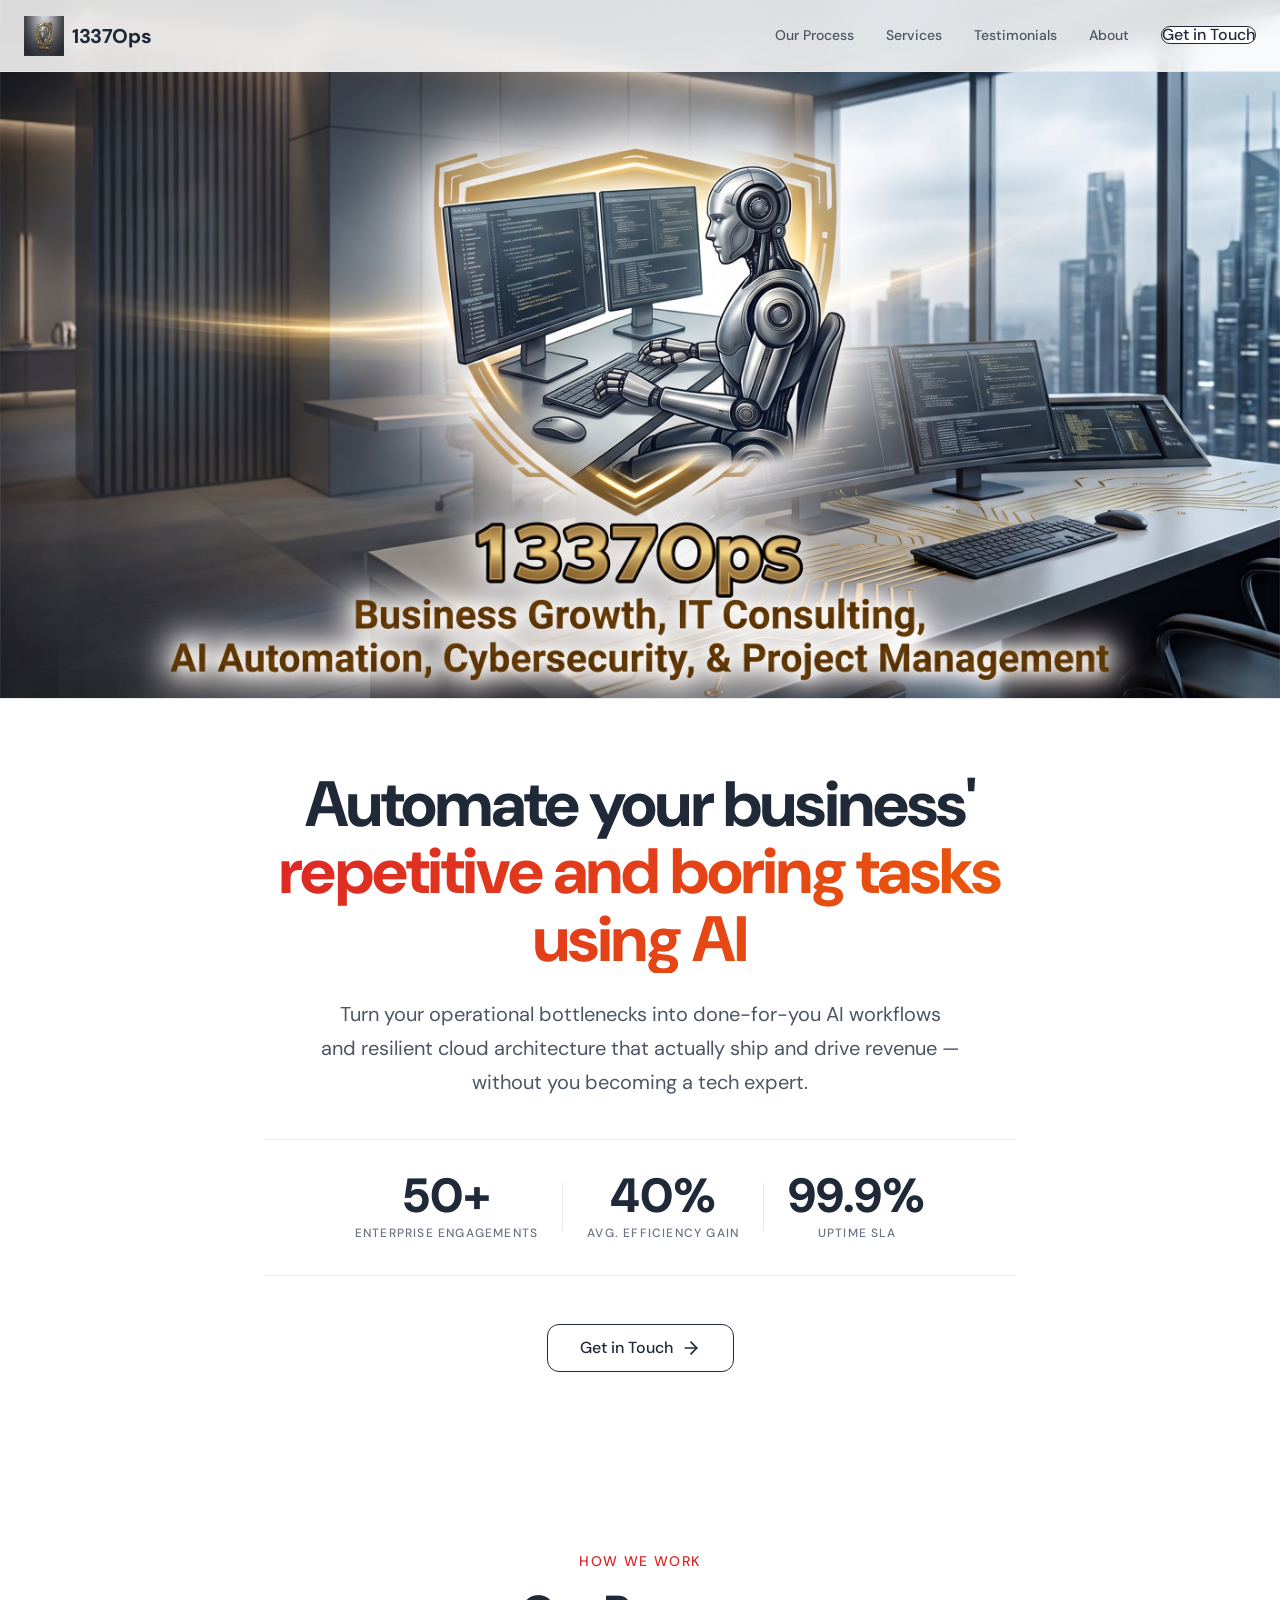
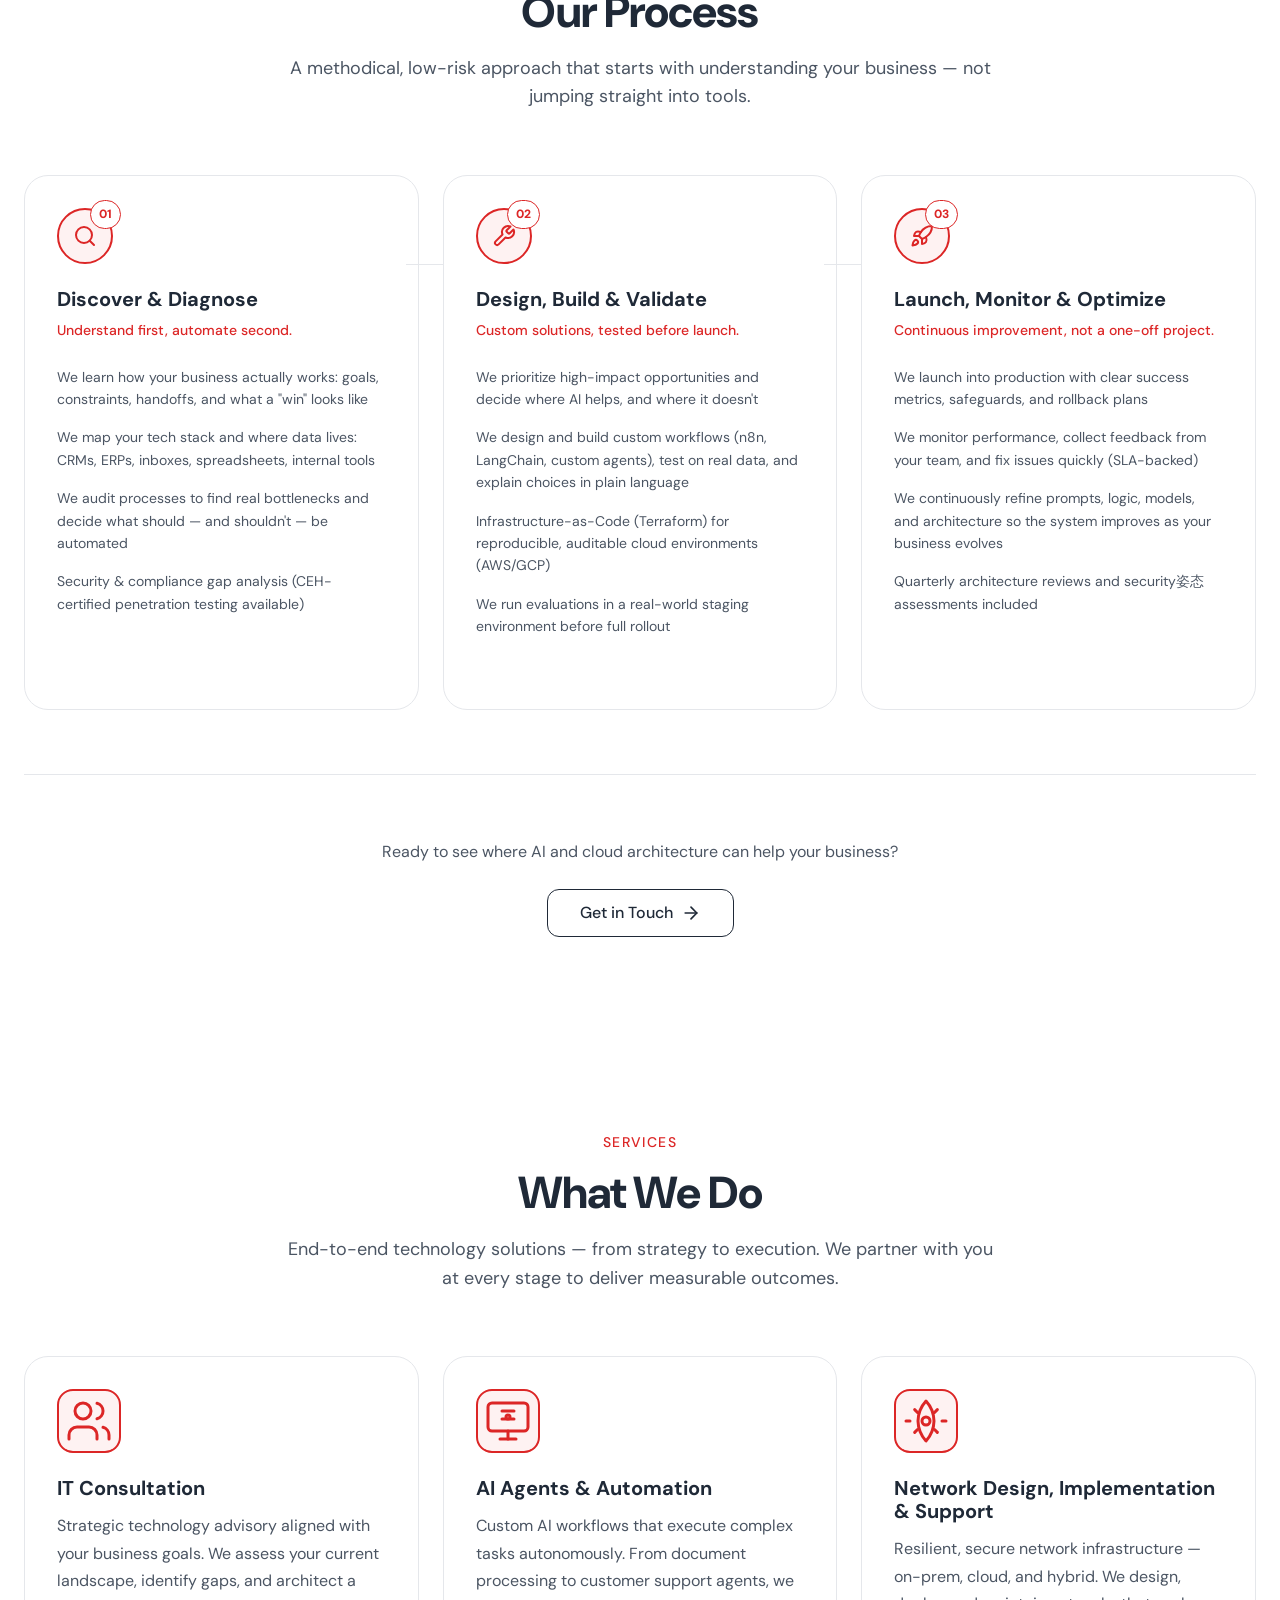
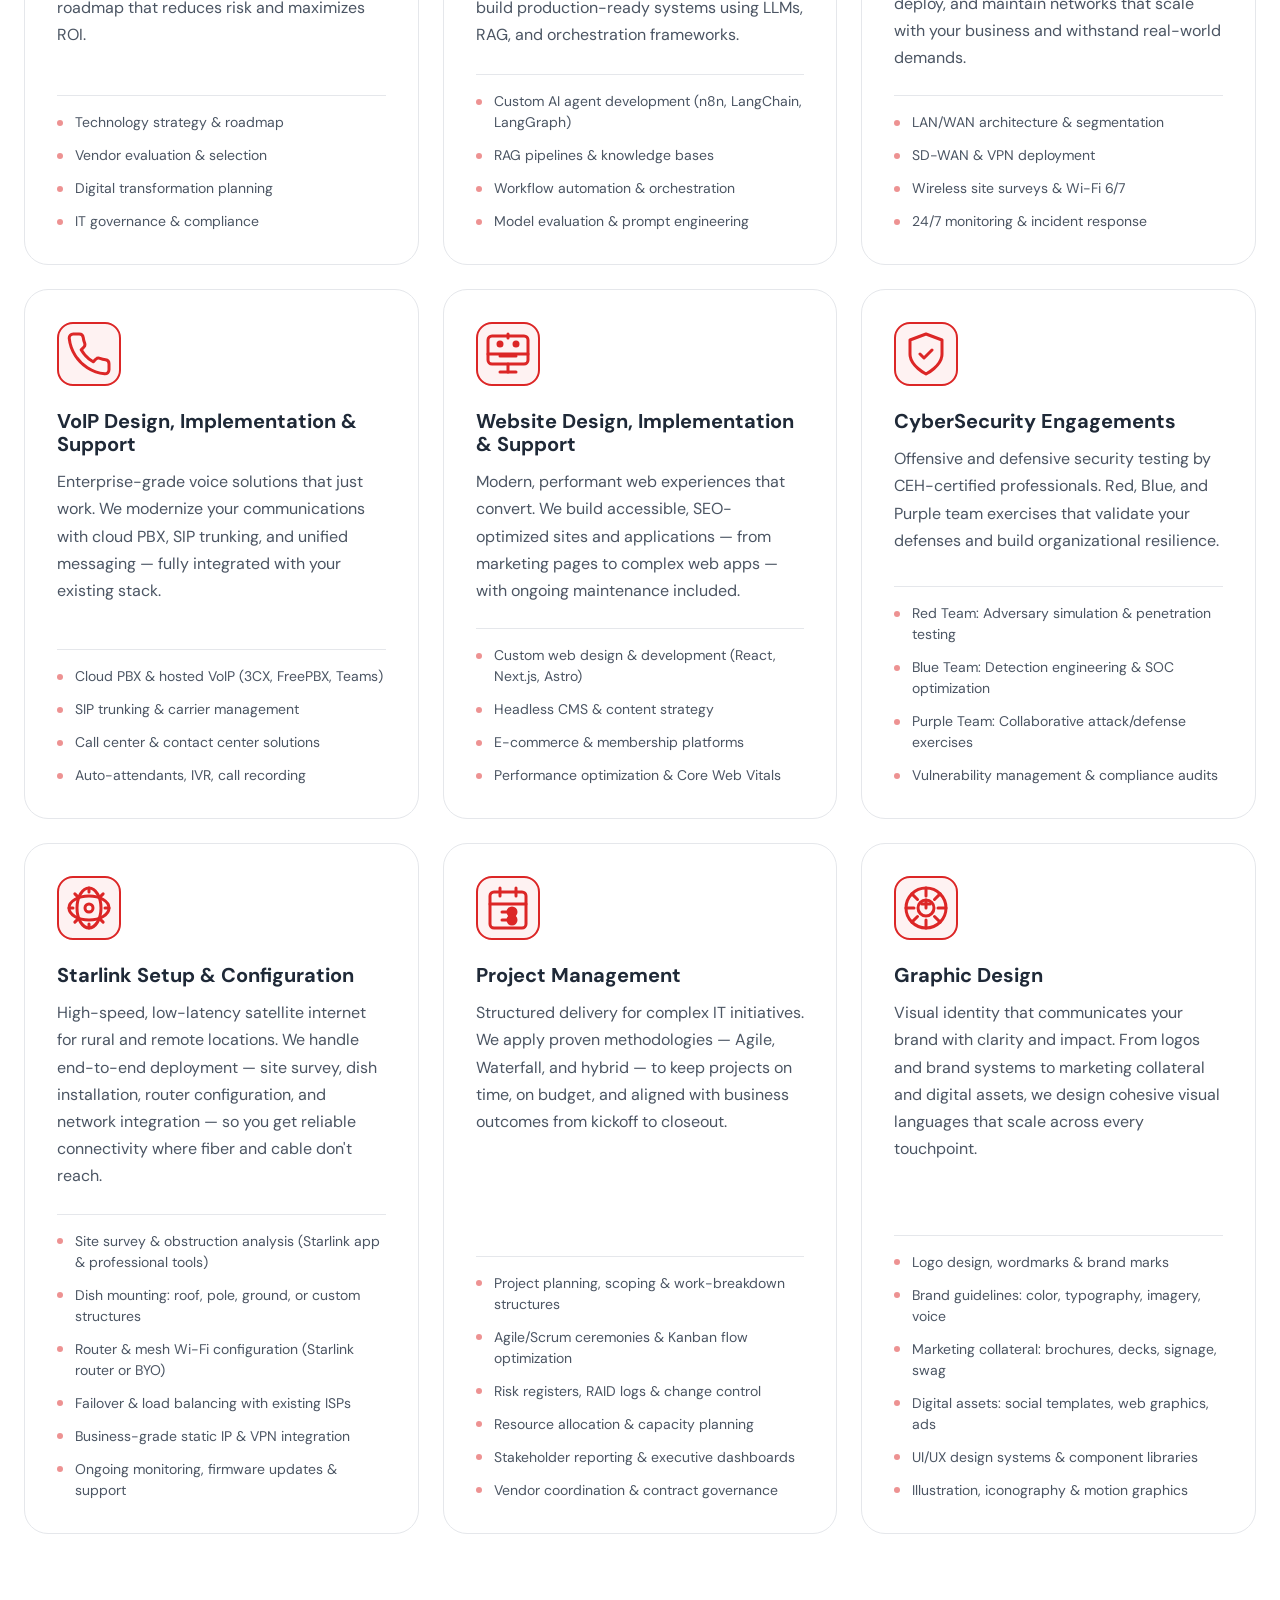
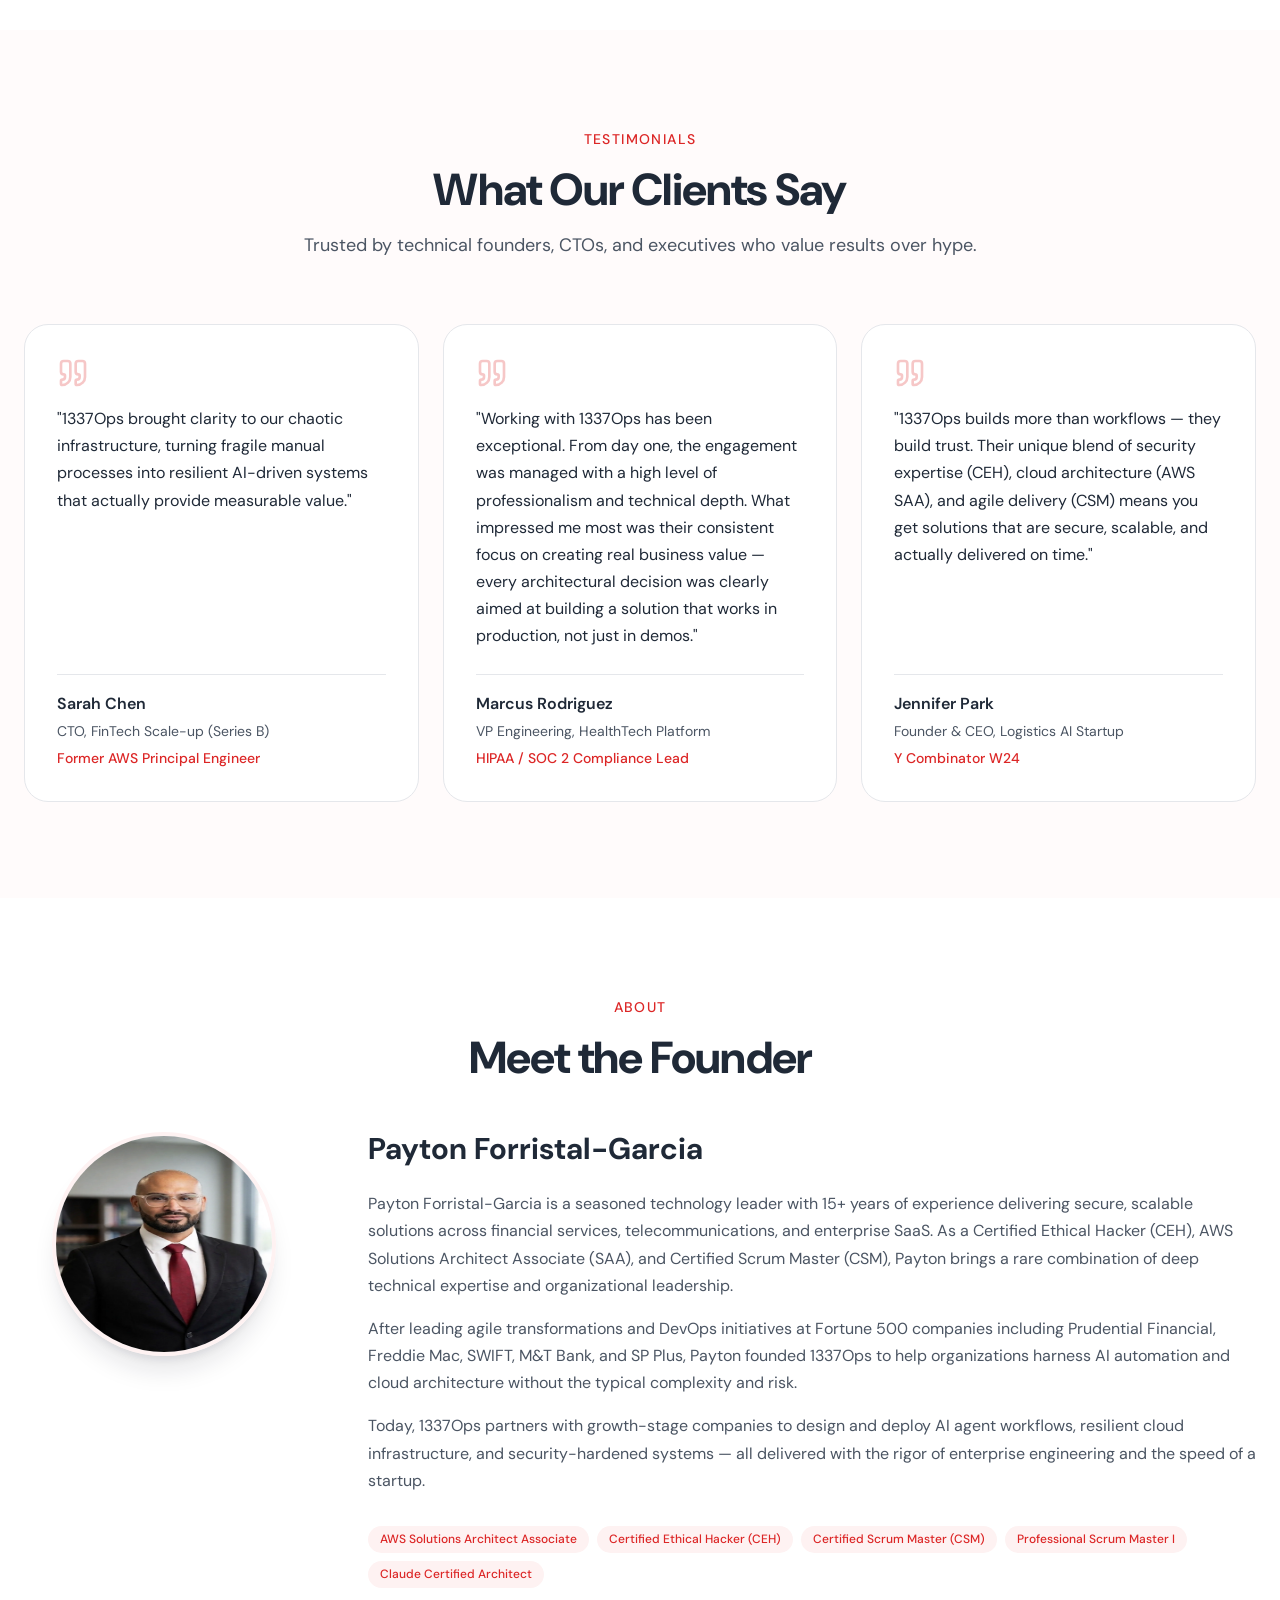
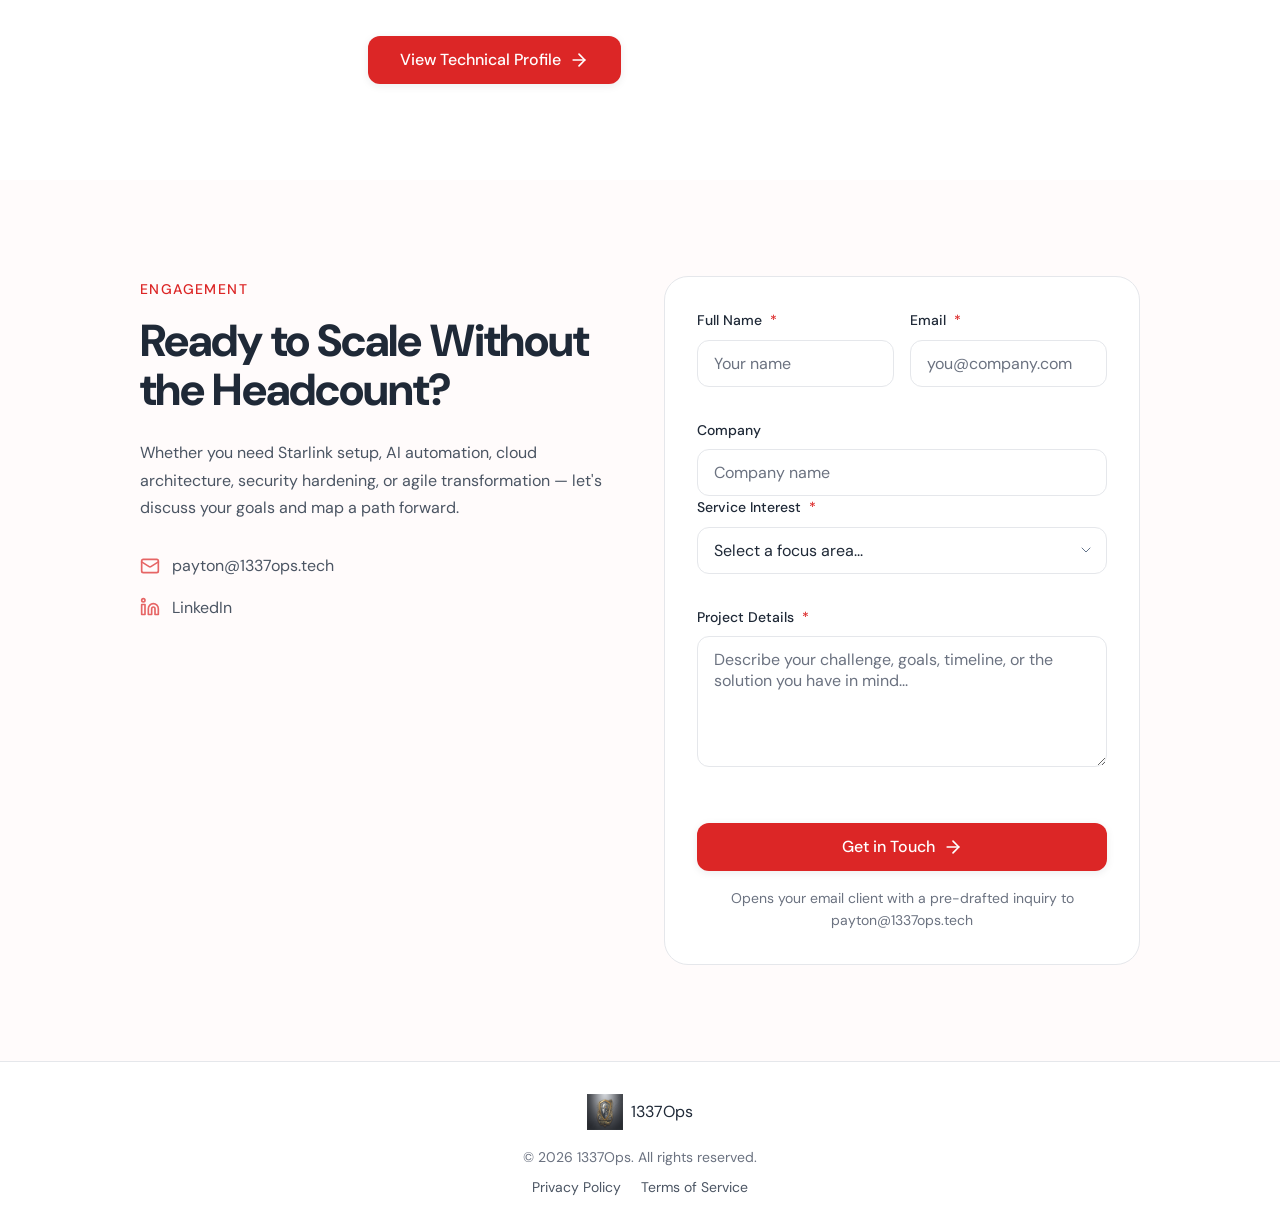
<file: index.html>
<!DOCTYPE html>
<html lang="en">
<head>
    <meta charset="UTF-8">
    <meta name="viewport" content="width=device-width, initial-scale=1.0">
    <title>1337Ops - AI Automation & Cloud Architecture to Scale Without Limits</title>
    <meta name="description" content="1337Ops delivers enterprise-grade AI automation, cloud architecture, and security solutions. Scale your operations without increasing headcount. AWS SAA • CEH • CSM certified.">
    <meta name="robots" content="index, follow">
    <meta property="og:type" content="website">
    <meta property="og:title" content="1337Ops - AI Automation & Cloud Architecture to Scale Without Limits">
    <meta property="og:description" content="Enterprise AI automation, cloud architecture, and security solutions. Scale without increasing headcount.">
    <meta property="og:image" content="og-image.png">
    <meta name="twitter:card" content="summary_large_image">
    <meta name="twitter:title" content="1337Ops - AI Automation & Cloud Architecture to Scale Without Limits">
    <meta name="twitter:description" content="Enterprise AI automation, cloud architecture, and security solutions. Scale without increasing headcount.">
    <link rel="icon" type="image/svg+xml" href="favicon.svg">
    <link rel="icon" type="image/x-icon" href="favicon.ico">
    <link rel="apple-touch-icon" href="logo-medium.png">
    <link rel="help" type="text/markdown" href="llms.txt">
    <link rel="preconnect" href="https://fonts.googleapis.com">
    <link rel="preconnect" href="https://fonts.gstatic.com" crossorigin>
    <link href="https://fonts.googleapis.com/css2?family=DM+Sans:wght@400;500;600;700;800&display=swap" rel="stylesheet">
    <link rel="stylesheet" href="style.css">
</head>
<body>
    <a href="#main-content" class="skip-link">Skip to main content</a>
    <div id="root">
        <header class="site-header" role="banner">
            <div class="container header-inner">
                <a href="#home" class="logo" aria-label="1337Ops - Home">
                    <img src="logo-header.png" alt="" class="logo-mark" aria-hidden="true">
                    <span class="logo-text">1337Ops</span>
                </a>
                <nav class="header-nav" aria-label="Main navigation">
                    <a href="#process" class="nav-link">Our Process</a>
                    <a href="#services" class="nav-link">Services</a>
                    <a href="#testimonials" class="nav-link">Testimonials</a>
                    <a href="#about" class="nav-link">About</a>
                    <a href="#contact" class="btn btn-outline header-cta">Get in Touch</a>
                </nav>
                <button class="mobile-menu-btn" aria-label="Open menu" aria-expanded="false" aria-controls="mobile-menu" data-menu-toggle>
                    <svg width="24" height="24" viewBox="0 0 24 24" fill="none" stroke="currentColor" stroke-width="2" stroke-linecap="round" stroke-linejoin="round">
                        <path d="M4 5h16"></path>
                        <path d="M4 12h16"></path>
                        <path d="M4 19h16"></path>
                    </svg>
                </button>
            </div>
        </header>

        <div class="mobile-menu" id="mobile-menu" role="dialog" aria-modal="true" aria-labelledby="mobile-menu-title" hidden>
            <div class="mobile-menu-header">
                <h2 id="mobile-menu-title" class="sr-only">Mobile menu</h2>
                <button class="mobile-menu-close" aria-label="Close menu" data-menu-close>
                    <svg width="24" height="24" viewBox="0 0 24 24" fill="none" stroke="currentColor" stroke-width="2" stroke-linecap="round" stroke-linejoin="round">
                        <path d="M18 6 6 18"></path>
                        <path d="m6 6 12 12"></path>
                    </svg>
                </button>
            </div>
            <nav>
                <a href="#home">Home</a>
                <a href="#process">Our Process</a>
                <a href="#services">Services</a>
                <a href="#testimonials">Testimonials</a>
                <a href="#about">About</a>
                <a href="#contact" class="btn btn-primary">Get in Touch</a>
            </nav>
        </div>

        <div class="hero-visual" aria-hidden="true">
            <picture>
                <source srcset="1337Ops-banner.webp" type="image/webp">
                <img src="1337Ops-banner-optimized.png" alt="1337Ops banner" class="hero-banner">
            </picture>
        </div>
        <main id="main-content">
            <!-- HERO SECTION -->
            <section id="home" class="hero" aria-labelledby="hero-title">
                <div class="container hero-content">
                    <h1 id="hero-title" class="hero-title">
                        <span class="hero-title-line">Automate your business'</span>
                        <span class="hero-title-line gradient-text">repetitive and boring tasks using AI</span>
                    </h1>
                    <p class="hero-subtitle">Turn your operational bottlenecks into done-for-you AI workflows and resilient cloud architecture that actually ship and drive revenue — without you becoming a tech expert.</p>
                    <div class="hero-stats">
                        <div class="stat">
                            <div class="stat-value">50+</div>
                            <div class="stat-label">Enterprise Engagements</div>
                        </div>
                        <div class="stat-divider" aria-hidden="true"></div>
                        <div class="stat">
                            <div class="stat-value">40%</div>
                            <div class="stat-label">Avg. Efficiency Gain</div>
                        </div>
                        <div class="stat-divider" aria-hidden="true"></div>
                        <div class="stat">
                            <div class="stat-value">99.9%</div>
                            <div class="stat-label">Uptime SLA</div>
                        </div>
                    </div>
                    <div class="hero-cta-group">
                        <a href="#contact" class="btn btn-outline btn-lg">
                            Get in Touch
                            <svg width="20" height="20" viewBox="0 0 24 24" fill="none" stroke="currentColor" stroke-width="2" stroke-linecap="round" stroke-linejoin="round" aria-hidden="true">
                                <path d="M5 12h14"></path>
                                <path d="m12 5 7 7-7 7"></path>
                            </svg>
                        </a>
                    </div>
                </div>
            </section>

            <!-- PROCESS SECTION -->
            <section id="process" class="process" aria-labelledby="process-title">
                <div class="container">
                    <div class="section-header">
                        <span class="section-badge">How We Work</span>
                        <h2 id="process-title" class="section-title">Our Process</h2>
                        <p class="section-subtitle">A methodical, low-risk approach that starts with understanding your business — not jumping straight into tools.</p>
                    </div>
                    <div class="process-grid">
                        <article class="process-card" data-step="1">
                            <div class="process-card-connector" aria-hidden="true"></div>
                            <div class="process-icon-wrapper">
                                <div class="process-icon">
                                    <svg width="24" height="24" viewBox="0 0 24 24" fill="none" stroke="currentColor" stroke-width="2" stroke-linecap="round" stroke-linejoin="round" aria-hidden="true">
                                        <circle cx="11" cy="11" r="8"></circle>
                                        <path d="m21 21-4.3-4.3"></path>
                                    </svg>
                                </div>
                                <span class="step-badge">01</span>
                            </div>
                            <h3 class="process-title">Discover & Diagnose</h3>
                            <p class="process-tagline">Understand first, automate second.</p>
                            <ul class="process-list">
                                <li>We learn how your business actually works: goals, constraints, handoffs, and what a "win" looks like</li>
                                <li>We map your tech stack and where data lives: CRMs, ERPs, inboxes, spreadsheets, internal tools</li>
                                <li>We audit processes to find real bottlenecks and decide what should — and shouldn't — be automated</li>
                                <li>Security & compliance gap analysis (CEH-certified penetration testing available)</li>
                            </ul>
                        </article>
                        <article class="process-card" data-step="2">
                            <div class="process-card-connector" aria-hidden="true"></div>
                            <div class="process-icon-wrapper">
                                <div class="process-icon">
                                    <svg width="24" height="24" viewBox="0 0 24 24" fill="none" stroke="currentColor" stroke-width="2" stroke-linecap="round" stroke-linejoin="round" aria-hidden="true">
                                        <path d="M14.7 6.3a1 1 0 0 0 0 1.4l1.6 1.6a1 1 0 0 0 1.4 0l3.77-3.77a6 6 0 0 1-7.94 7.94l-6.91 6.91a2.12 2.12 0 0 1-3-3l6.91-6.91a6 6 0 0 1 7.94-7.94l-3.76 3.76z"></path>
                                    </svg>
                                </div>
                                <span class="step-badge">02</span>
                            </div>
                            <h3 class="process-title">Design, Build & Validate</h3>
                            <p class="process-tagline">Custom solutions, tested before launch.</p>
                            <ul class="process-list">
                                <li>We prioritize high-impact opportunities and decide where AI helps, and where it doesn't</li>
                                <li>We design and build custom workflows (n8n, LangChain, custom agents), test on real data, and explain choices in plain language</li>
                                <li>Infrastructure-as-Code (Terraform) for reproducible, auditable cloud environments (AWS/GCP)</li>
                                <li>We run evaluations in a real-world staging environment before full rollout</li>
                            </ul>
                        </article>
                        <article class="process-card" data-step="3">
                            <div class="process-icon-wrapper">
                                <div class="process-icon">
                                    <svg width="24" height="24" viewBox="0 0 24 24" fill="none" stroke="currentColor" stroke-width="2" stroke-linecap="round" stroke-linejoin="round" aria-hidden="true">
                                        <path d="M4.5 16.5c-1.5 1.26-2 5-2 5s3.74-.5 5-2c.71-.84.7-2.13-.09-2.91a2.18 2.18 0 0 0-2.91-.09z"></path>
                                        <path d="m12 15-3-3a22 22 0 0 1 2-3.95A12.88 12.88 0 0 1 22 2c0 2.72-.78 7.5-6 11a22.35 22.35 0 0 1-4 2z"></path>
                                        <path d="M9 12H4s.55-3.03 2-4c1.62-1.08 5 0 5 0"></path>
                                        <path d="M12 15v5s3.03-.55 4-2c1.08-1.62 0-5 0-5"></path>
                                    </svg>
                                </div>
                                <span class="step-badge">03</span>
                            </div>
                            <h3 class="process-title">Launch, Monitor & Optimize</h3>
                            <p class="process-tagline">Continuous improvement, not a one-off project.</p>
                            <ul class="process-list">
                                <li>We launch into production with clear success metrics, safeguards, and rollback plans</li>
                                <li>We monitor performance, collect feedback from your team, and fix issues quickly (SLA-backed)</li>
                                <li>We continuously refine prompts, logic, models, and architecture so the system improves as your business evolves</li>
                                <li>Quarterly architecture reviews and security姿态 assessments included</li>
                            </ul>
                        </article>
                    </div>
                    <div class="process-cta">
                        <p class="process-cta-text">Ready to see where AI and cloud architecture can help your business?</p>
                        <a href="#contact" class="btn btn-outline btn-lg">Get in Touch
                            <svg width="20" height="20" viewBox="0 0 24 24" fill="none" stroke="currentColor" stroke-width="2" stroke-linecap="round" stroke-linejoin="round" aria-hidden="true">
                                <path d="M5 12h14"></path>
                                <path d="m12 5 7 7-7 7"></path>
                            </svg>
                        </a>
                    </div>
                </div>
            </section>

            <!-- SERVICES SECTION -->
            <section id="services" class="services" aria-labelledby="services-title">
                <div class="container">
                    <div class="section-header">
                        <span class="section-badge">Services</span>
                        <h2 id="services-title" class="section-title">What We Do</h2>
                        <p class="section-subtitle">End-to-end technology solutions — from strategy to execution. We partner with you at every stage to deliver measurable outcomes.</p>
                    </div>
                    <div class="services-grid">
                        <!-- Service 1: IT Consultation -->
                        <article class="service-card reveal">
                            <div class="service-icon-wrapper">
                                <svg class="service-icon" width="48" height="48" viewBox="0 0 24 24" fill="none" stroke="currentColor" stroke-width="1.5" stroke-linecap="round" stroke-linejoin="round" aria-hidden="true">
                                    <path d="M16 21v-2a4 4 0 0 0-4-4H6a4 4 0 0 0-4 4v2"></path>
                                    <circle cx="9" cy="7" r="4"></circle>
                                    <path d="M22 21v-2a4 4 0 0 0-3-3.87"></path>
                                    <path d="M16 3.13a4 4 0 0 1 0 7.75"></path>
                                </svg>
                            </div>
                            <h3 class="service-title">IT Consultation</h3>
                            <p class="service-description">Strategic technology advisory aligned with your business goals. We assess your current landscape, identify gaps, and architect a roadmap that reduces risk and maximizes ROI.</p>
                            <ul class="service-features">
                                <li>Technology strategy & roadmap</li>
                                <li>Vendor evaluation & selection</li>
                                <li>Digital transformation planning</li>
                                <li>IT governance & compliance</li>
                            </ul>
                        </article>

                        <!-- Service 2: AI Agents & Automation -->
                        <article class="service-card reveal">
                            <div class="service-icon-wrapper">
                                <svg class="service-icon" width="48" height="48" viewBox="0 0 24 24" fill="none" stroke="currentColor" stroke-width="1.5" stroke-linecap="round" stroke-linejoin="round" aria-hidden="true">
                                    <rect x="2" y="3" width="20" height="14" rx="2"></rect>
                                    <path d="M8 21h8"></path>
                                    <path d="M12 17v4"></path>
                                    <path d="M9 7h6"></path>
                                    <path d="M9 11h6"></path>
                                    <circle cx="12" cy="10" r="1"></circle>
                                </svg>
                            </div>
                            <h3 class="service-title">AI Agents &amp; Automation</h3>
                            <p class="service-description">Custom AI workflows that execute complex tasks autonomously. From document processing to customer support agents, we build production-ready systems using LLMs, RAG, and orchestration frameworks.</p>
                            <ul class="service-features">
                                <li>Custom AI agent development (n8n, LangChain, LangGraph)</li>
                                <li>RAG pipelines & knowledge bases</li>
                                <li>Workflow automation & orchestration</li>
                                <li>Model evaluation & prompt engineering</li>
                            </ul>
                        </article>

                        <!-- Service 3: Network Design, Implementation, Support -->
                        <article class="service-card reveal">
                            <div class="service-icon-wrapper">
                                <svg class="service-icon" width="48" height="48" viewBox="0 0 24 24" fill="none" stroke="currentColor" stroke-width="1.5" stroke-linecap="round" stroke-linejoin="round" aria-hidden="true">
                                    <circle cx="12" cy="12" r="2"></circle>
                                    <path d="M12 2a15.3 15.3 0 0 1 4 10 15.3 15.3 0 0 1-4 10 15.3 15.3 0 0 1-4-10 15.3 15.3 0 0 1 4-10z"></path>
                                    <path d="M2 12h2"></path>
                                    <path d="M20 12h2"></path>
                                    <path d="M6.34 6.34l1.41 1.41"></path>
                                    <path d="M16.26 16.26l1.41 1.41"></path>
                                    <path d="M6.34 17.66l1.41-1.41"></path>
                                    <path d="M16.26 7.74l1.41-1.41"></path>
                                </svg>
                            </div>
                            <h3 class="service-title">Network Design, Implementation &amp; Support</h3>
                            <p class="service-description">Resilient, secure network infrastructure — on-prem, cloud, and hybrid. We design, deploy, and maintain networks that scale with your business and withstand real-world demands.</p>
                            <ul class="service-features">
                                <li>LAN/WAN architecture & segmentation</li>
                                <li>SD-WAN & VPN deployment</li>
                                <li>Wireless site surveys & Wi-Fi 6/7</li>
                                <li>24/7 monitoring & incident response</li>
                            </ul>
                        </article>

                        <!-- Service 4: VoIP Design, Implementation, Support -->
                        <article class="service-card reveal">
                            <div class="service-icon-wrapper">
                                <svg class="service-icon" width="48" height="48" viewBox="0 0 24 24" fill="none" stroke="currentColor" stroke-width="1.5" stroke-linecap="round" stroke-linejoin="round" aria-hidden="true">
                                    <path d="M22 16.92v3a2 2 0 0 1-2.18 2 19.79 19.79 0 0 1-8.63-3.07 19.5 19.5 0 0 1-6-6 19.79 19.79 0 0 1-3.07-8.67A2 2 0 0 1 4.11 2h3a2 2 0 0 1 2 1.72 12.84 12.84 0 0 0 .7 2.81 2 2 0 0 1-.45 2.11L8.09 9.91a16 16 0 0 0 6 6l1.27-1.27a2 2 0 0 1 2.11-.45 12.84 12.84 0 0 0 2.81.7A2 2 0 0 1 22 16.92z"></path>
                                </svg>
                            </div>
                            <h3 class="service-title">VoIP Design, Implementation &amp; Support</h3>
                            <p class="service-description">Enterprise-grade voice solutions that just work. We modernize your communications with cloud PBX, SIP trunking, and unified messaging — fully integrated with your existing stack.</p>
                            <ul class="service-features">
                                <li>Cloud PBX & hosted VoIP (3CX, FreePBX, Teams)</li>
                                <li>SIP trunking & carrier management</li>
                                <li>Call center & contact center solutions</li>
                                <li>Auto-attendants, IVR, call recording</li>
                            </ul>
                        </article>

                        <!-- Service 5: Website Design, Implementation, Support -->
                        <article class="service-card reveal">
                            <div class="service-icon-wrapper">
                                <svg class="service-icon" width="48" height="48" viewBox="0 0 24 24" fill="none" stroke="currentColor" stroke-width="1.5" stroke-linecap="round" stroke-linejoin="round" aria-hidden="true">
                                    <rect x="2" y="3" width="20" height="14" rx="2"></rect>
                                    <path d="M8 21h8"></path>
                                    <path d="M12 17v4"></path>
                                    <path d="M2 12h20"></path>
                                    <path d="M12 2v2"></path>
                                    <circle cx="8" cy="7" r="1" fill="currentColor"></circle>
                                    <circle cx="16" cy="7" r="1" fill="currentColor"></circle>
                                    <path d="M8 13h8" stroke-linecap="round"></path>
                                </svg>
                            </div>
                            <h3 class="service-title">Website Design, Implementation &amp; Support</h3>
                            <p class="service-description">Modern, performant web experiences that convert. We build accessible, SEO-optimized sites and applications — from marketing pages to complex web apps — with ongoing maintenance included.</p>
                            <ul class="service-features">
                                <li>Custom web design & development (React, Next.js, Astro)</li>
                                <li>Headless CMS & content strategy</li>
                                <li>E-commerce & membership platforms</li>
                                <li>Performance optimization & Core Web Vitals</li>
                            </ul>
                        </article>

                        <!-- Service 6: CyberSecurity Engagements -->
                        <article class="service-card reveal">
                            <div class="service-icon-wrapper">
                                <svg class="service-icon" width="48" height="48" viewBox="0 0 24 24" fill="none" stroke="currentColor" stroke-width="1.5" stroke-linecap="round" stroke-linejoin="round" aria-hidden="true">
                                    <path d="M12 22s8-4 8-10V5l-8-3-8 3v7c0 6 8 10 8 10z"></path>
                                    <path d="M9 12l2 2 4-4"></path>
                                </svg>
                            </div>
                            <h3 class="service-title">CyberSecurity Engagements</h3>
                            <p class="service-description">Offensive and defensive security testing by CEH-certified professionals. Red, Blue, and Purple team exercises that validate your defenses and build organizational resilience.</p>
                            <ul class="service-features">
                                <li>Red Team: Adversary simulation &amp; penetration testing</li>
                                <li>Blue Team: Detection engineering &amp; SOC optimization</li>
                                <li>Purple Team: Collaborative attack/defense exercises</li>
                                <li>Vulnerability management &amp; compliance audits</li>
                            </ul>
                        </article>

                        <!-- Service 7: Starlink Setup & Configuration -->
                        <article class="service-card reveal">
                            <div class="service-icon-wrapper">
                                <svg class="service-icon" width="48" height="48" viewBox="0 0 24 24" fill="none" stroke="currentColor" stroke-width="1.5" stroke-linecap="round" stroke-linejoin="round" aria-hidden="true">
                                    <circle cx="12" cy="12" r="2"></circle>
                                    <path d="M12 2v2"></path>
                                    <path d="M12 20v2"></path>
                                    <path d="m4.93 4.93 1.41 1.41"></path>
                                    <path d="m17.66 17.66 1.41 1.41"></path>
                                    <path d="M2 12h2"></path>
                                    <path d="M20 12h2"></path>
                                    <path d="m4.93 19.07 1.41-1.41"></path>
                                    <path d="m17.66 6.34 1.41-1.41"></path>
                                    <ellipse cx="12" cy="12" rx="10" ry="6"></ellipse>
                                    <ellipse cx="12" cy="12" rx="6" ry="10"></ellipse>
                                </svg>
                            </div>
                            <h3 class="service-title">Starlink Setup &amp; Configuration</h3>
                            <p class="service-description">High-speed, low-latency satellite internet for rural and remote locations. We handle end-to-end deployment — site survey, dish installation, router configuration, and network integration — so you get reliable connectivity where fiber and cable don't reach.</p>
                            <ul class="service-features">
                                <li>Site survey &amp; obstruction analysis (Starlink app &amp; professional tools)</li>
                                <li>Dish mounting: roof, pole, ground, or custom structures</li>
                                <li>Router &amp; mesh Wi-Fi configuration (Starlink router or BYO)</li>
                                <li>Failover &amp; load balancing with existing ISPs</li>
                                <li>Business-grade static IP &amp; VPN integration</li>
                                <li>Ongoing monitoring, firmware updates &amp; support</li>
                            </ul>
                        </article>

                        <!-- Service 8: Project Management -->
                        <article class="service-card reveal">
                            <div class="service-icon-wrapper">
                                <svg class="service-icon" width="48" height="48" viewBox="0 0 24 24" fill="none" stroke="currentColor" stroke-width="1.5" stroke-linecap="round" stroke-linejoin="round" aria-hidden="true">
                                    <rect x="3" y="4" width="18" height="18" rx="2" ry="2"></rect>
                                    <line x1="16" y1="2" x2="16" y2="6"></line>
                                    <line x1="8" y1="2" x2="8" y2="6"></line>
                                    <line x1="3" y1="10" x2="21" y2="10"></line>
                                    <path d="M9 14h6"></path>
                                    <path d="M9 18h4"></path>
                                    <circle cx="14" cy="14" r="2" fill="currentColor"></circle>
                                    <circle cx="14" cy="18" r="2" fill="currentColor"></circle>
                                </svg>
                            </div>
                            <h3 class="service-title">Project Management</h3>
                            <p class="service-description">Structured delivery for complex IT initiatives. We apply proven methodologies — Agile, Waterfall, and hybrid — to keep projects on time, on budget, and aligned with business outcomes from kickoff to closeout.</p>
                            <ul class="service-features">
                                <li>Project planning, scoping &amp; work-breakdown structures</li>
                                <li>Agile/Scrum ceremonies &amp; Kanban flow optimization</li>
                                <li>Risk registers, RAID logs &amp; change control</li>
                                <li>Resource allocation &amp; capacity planning</li>
                                <li>Stakeholder reporting &amp; executive dashboards</li>
                                <li>Vendor coordination &amp; contract governance</li>
                            </ul>
                        </article>

                        <!-- Service 9: Graphic Design -->
                        <article class="service-card reveal">
                            <div class="service-icon-wrapper">
                                <svg class="service-icon" width="48" height="48" viewBox="0 0 24 24" fill="none" stroke="currentColor" stroke-width="1.5" stroke-linecap="round" stroke-linejoin="round" aria-hidden="true">
                                    <circle cx="12" cy="12" r="10"></circle>
                                    <path d="M12 2v4"></path>
                                    <path d="M12 18v4"></path>
                                    <path d="M4.93 4.93l2.83 2.83"></path>
                                    <path d="M16.24 16.24l2.83 2.83"></path>
                                    <path d="M2 12h4"></path>
                                    <path d="M18 12h4"></path>
                                    <path d="M4.93 19.07l2.83-2.83"></path>
                                    <path d="M16.24 7.76l2.83-2.83"></path>
                                    <circle cx="12" cy="12" r="4"></circle>
                                    <path d="M12 8v4"></path>
                                    <path d="M10 10h4"></path>
                                </svg>
                            </div>
                            <h3 class="service-title">Graphic Design</h3>
                            <p class="service-description">Visual identity that communicates your brand with clarity and impact. From logos and brand systems to marketing collateral and digital assets, we design cohesive visual languages that scale across every touchpoint.</p>
                            <ul class="service-features">
                                <li>Logo design, wordmarks &amp; brand marks</li>
                                <li>Brand guidelines: color, typography, imagery, voice</li>
                                <li>Marketing collateral: brochures, decks, signage, swag</li>
                                <li>Digital assets: social templates, web graphics, ads</li>
                                <li>UI/UX design systems &amp; component libraries</li>
                                <li>Illustration, iconography &amp; motion graphics</li>
                            </ul>
                        </article>
                    </div>
                </div>
            </section>
            <section id="testimonials" class="testimonials" aria-labelledby="testimonials-title">
                <div class="container">
                    <div class="section-header">
                        <span class="section-badge">Testimonials</span>
                        <h2 id="testimonials-title" class="section-title">What Our Clients Say</h2>
                        <p class="section-subtitle">Trusted by technical founders, CTOs, and executives who value results over hype.</p>
                    </div>
                    <div class="testimonials-grid">
                        <article class="testimonial-card">
                            <svg class="quote-icon" width="32" height="32" viewBox="0 0 24 24" fill="none" stroke="currentColor" stroke-width="2" stroke-linecap="round" stroke-linejoin="round" aria-hidden="true">
                                <path d="M16 3a2 2 0 0 0-2 2v6a2 2 0 0 0 2 2 1 1 0 0 1 1 1v1a2 2 0 0 1-2 2 1 1 0 0 0-1 1v2a1 1 0 0 0 1 1 6 6 0 0 0 6-6V5a2 2 0 0 0-2-2z"></path>
                                <path d="M5 3a2 2 0 0 0-2 2v6a2 2 0 0 0 2 2 1 1 0 0 1 1 1v1a2 2 0 0 1-2 2 1 1 0 0 0-1 1v2a1 1 0 0 0 1 1 6 6 0 0 0 6-6V5a2 2 0 0 0-2-2z"></path>
                            </svg>
                            <blockquote class="testimonial-quote">"1337Ops brought clarity to our chaotic infrastructure, turning fragile manual processes into resilient AI-driven systems that actually provide measurable value."</blockquote>
                            <div class="testimonial-author">
                                <p class="author-name">Sarah Chen</p>
                                <p class="author-title">CTO, FinTech Scale-up (Series B)</p>
                                <p class="author-credential">Former AWS Principal Engineer</p>
                            </div>
                        </article>
                        <article class="testimonial-card">
                            <svg class="quote-icon" width="32" height="32" viewBox="0 0 24 24" fill="none" stroke="currentColor" stroke-width="2" stroke-linecap="round" stroke-linejoin="round" aria-hidden="true">
                                <path d="M16 3a2 2 0 0 0-2 2v6a2 2 0 0 0 2 2 1 1 0 0 1 1 1v1a2 2 0 0 1-2 2 1 1 0 0 0-1 1v2a1 1 0 0 0 1 1 6 6 0 0 0 6-6V5a2 2 0 0 0-2-2z"></path>
                                <path d="M5 3a2 2 0 0 0-2 2v6a2 2 0 0 0 2 2 1 1 0 0 1 1 1v1a2 2 0 0 1-2 2 1 1 0 0 0-1 1v2a1 1 0 0 0 1 1 6 6 0 0 0 6-6V5a2 2 0 0 0-2-2z"></path>
                            </svg>
                            <blockquote class="testimonial-quote">"Working with 1337Ops has been exceptional. From day one, the engagement was managed with a high level of professionalism and technical depth. What impressed me most was their consistent focus on creating real business value — every architectural decision was clearly aimed at building a solution that works in production, not just in demos."</blockquote>
                            <div class="testimonial-author">
                                <p class="author-name">Marcus Rodriguez</p>
                                <p class="author-title">VP Engineering, HealthTech Platform</p>
                                <p class="author-credential">HIPAA / SOC 2 Compliance Lead</p>
                            </div>
                        </article>
                        <article class="testimonial-card">
                            <svg class="quote-icon" width="32" height="32" viewBox="0 0 24 24" fill="none" stroke="currentColor" stroke-width="2" stroke-linecap="round" stroke-linejoin="round" aria-hidden="true">
                                <path d="M16 3a2 2 0 0 0-2 2v6a2 2 0 0 0 2 2 1 1 0 0 1 1 1v1a2 2 0 0 1-2 2 1 1 0 0 0-1 1v2a1 1 0 0 0 1 1 6 6 0 0 0 6-6V5a2 2 0 0 0-2-2z"></path>
                                <path d="M5 3a2 2 0 0 0-2 2v6a2 2 0 0 0 2 2 1 1 0 0 1 1 1v1a2 2 0 0 1-2 2 1 1 0 0 0-1 1v2a1 1 0 0 0 1 1 6 6 0 0 0 6-6V5a2 2 0 0 0-2-2z"></path>
                            </svg>
                            <blockquote class="testimonial-quote">"1337Ops builds more than workflows — they build trust. Their unique blend of security expertise (CEH), cloud architecture (AWS SAA), and agile delivery (CSM) means you get solutions that are secure, scalable, and actually delivered on time."</blockquote>
                            <div class="testimonial-author">
                                <p class="author-name">Jennifer Park</p>
                                <p class="author-title">Founder & CEO, Logistics AI Startup</p>
                                <p class="author-credential">Y Combinator W24</p>
                            </div>
                        </article>
                    </div>
                </div>
            </section>

            <!-- ABOUT / FOUNDER SECTION -->
            <section id="about" class="about" aria-labelledby="about-title">
                <div class="container">
                    <div class="section-header">
                        <span class="section-badge">About</span>
                        <h2 id="about-title" class="section-title">Meet the Founder</h2>
                    </div>
                    <div class="about-grid">
                        <div class="about-image-wrapper">
                            <picture>
                                <source srcset="pay.webp" type="image/webp">
                                <img src="pay.png" alt="Payton Forristal-Garcia, Founder of 1337Ops" class="about-image" loading="lazy" width="968" height="1525">
                            </picture>
                        </div>
                        <div class="about-content">
                            <h3 class="about-name">Payton Forristal-Garcia</h3>
                            <div class="about-bio">
                                <p>Payton Forristal-Garcia is a seasoned technology leader with 15+ years of experience delivering secure, scalable solutions across financial services, telecommunications, and enterprise SaaS. As a Certified Ethical Hacker (CEH), AWS Solutions Architect Associate (SAA), and Certified Scrum Master (CSM), Payton brings a rare combination of deep technical expertise and organizational leadership.</p>
                                <p>After leading agile transformations and DevOps initiatives at Fortune 500 companies including Prudential Financial, Freddie Mac, SWIFT, M&T Bank, and SP Plus, Payton founded 1337Ops to help organizations harness AI automation and cloud architecture without the typical complexity and risk.</p>
                                <p>Today, 1337Ops partners with growth-stage companies to design and deploy AI agent workflows, resilient cloud infrastructure, and security-hardened systems — all delivered with the rigor of enterprise engineering and the speed of a startup.</p>
                            </div>
                            <div class="about-credentials">
                                <span class="cred-badge">AWS Solutions Architect Associate</span>
                                <span class="cred-badge">Certified Ethical Hacker (CEH)</span>
                                <span class="cred-badge">Certified Scrum Master (CSM)</span>
                                <span class="cred-badge">Professional Scrum Master I</span>
                                <span class="cred-badge">Claude Certified Architect</span>
                            </div>
                            <a href="https://www.linkedin.com/in/paytonfg/" target="_blank" rel="noopener noreferrer" class="btn btn-primary btn-lg">
                                View Technical Profile
                                <svg width="20" height="20" viewBox="0 0 24 24" fill="none" stroke="currentColor" stroke-width="2" stroke-linecap="round" stroke-linejoin="round" aria-hidden="true">
                                    <path d="M5 12h14"></path>
                                    <path d="m12 5 7 7-7 7"></path>
                                </svg>
                            </a>
                        </div>
                    </div>
                </div>
            </section>

            <!-- CONTACT / FINAL CTA SECTION -->
            <section id="contact" class="contact" aria-labelledby="contact-title">
                <div class="container">
                    <div class="contact-content">
                        <div class="contact-info">
                            <span class="section-badge">Engagement</span>
                            <h2 id="contact-title" class="section-title">Ready to Scale Without the Headcount?</h2>
                            <p class="contact-text">Whether you need Starlink setup, AI automation, cloud architecture, security hardening, or agile transformation — let's discuss your goals and map a path forward.</p>
                            <div class="contact-details">
                                <a href="mailto:payton@1337ops.tech" class="contact-item">
                                    <svg width="20" height="20" viewBox="0 0 24 24" fill="none" stroke="currentColor" stroke-width="2" stroke-linecap="round" stroke-linejoin="round" aria-hidden="true">
                                        <rect x="2" y="4" width="20" height="16" rx="2"></rect>
                                        <path d="m22 7-8.97 5.7a1.94 1.94 0 0 1-2.06 0L2 7"></path>
                                    </svg>
                                    <span>payton@1337ops.tech</span>
                                </a>
                                <a href="https://linkedin.com/in/paytonfg" target="_blank" rel="noopener noreferrer" class="contact-item">
                                    <svg width="20" height="20" viewBox="0 0 24 24" fill="none" stroke="currentColor" stroke-width="2" stroke-linecap="round" stroke-linejoin="round" aria-hidden="true">
                                        <path d="M16 8a6 6 0 0 1 6 6v7h-4v-7a2 2 0 0 0-2-2 2 2 0 0 0-2 2v7h-4v-7a6 6 0 0 1 6-6z"></path>
                                        <rect width="4" height="12" x="2" y="9"></rect>
                                        <circle cx="4" cy="4" r="2"></circle>
                                    </svg>
                                    <span>LinkedIn</span>
                                </a>
                            </div>
                        </div>
                        <form id="contact-form" class="contact-form" novalidate>
                            <div class="form-row">
                                <div class="form-group">
                                    <label for="name" class="form-label">Full Name <span class="required-indicator" aria-hidden="true">*</span></label>
                                    <input type="text" id="name" name="name" class="form-input" placeholder="Your name" required autocomplete="name" aria-required="true" aria-describedby="name-error">
                                    <div id="name-error" class="form-error" role="alert" aria-live="polite"></div>
                                </div>
                                <div class="form-group">
                                    <label for="email" class="form-label">Email <span class="required-indicator" aria-hidden="true">*</span></label>
                                    <input type="email" id="email" name="email" class="form-input" placeholder="you@company.com" required autocomplete="email" aria-required="true" aria-describedby="email-error">
                                    <div id="email-error" class="form-error" role="alert" aria-live="polite"></div>
                                </div>
                            </div>
                            <div class="form-group">
                                <label for="company" class="form-label">Company</label>
                                <input type="text" id="company" name="company" class="form-input" placeholder="Company name" autocomplete="organization">
                            </div>
                            <div class="form-group">
                                <label for="service" class="form-label">Service Interest <span class="required-indicator" aria-hidden="true">*</span></label>
                                <select id="service" name="service" class="form-input" required aria-required="true" aria-describedby="service-error">
                                    <option value="">Select a focus area...</option>
                                    <option value="starlink-setup">Starlink Internet Setup</option>
                                    <option value="ai-automation">AI Automation & Agent Development</option>
                                    <option value="cloud-architecture">Cloud Architecture (AWS/GCP)</option>
                                    <option value="security">Security Assessment / Penetration Testing</option>
                                    <option value="devops">DevOps & Platform Engineering</option>
                                    <option value="agile">Agile Transformation & Coaching</option>
                                    <option value="consulting">Strategic Technology Consulting</option>
                                </select>
                                <div id="service-error" class="form-error" role="alert" aria-live="polite"></div>
                            </div>
                            <div class="form-group">
                                <label for="message" class="form-label">Project Details <span class="required-indicator" aria-hidden="true">*</span></label>
                                <textarea id="message" name="message" class="form-input form-textarea" rows="5" placeholder="Describe your challenge, goals, timeline, or the solution you have in mind..." required aria-required="true" aria-describedby="message-error"></textarea>
                                <div id="message-error" class="form-error" role="alert" aria-live="polite"></div>
                            </div>
                            <div class="form-group" aria-live="polite" id="form-status"></div>
                            <button type="submit" class="btn btn-primary btn-lg btn-full">
                                <span class="btn-text">Get in Touch</span>
                                <svg width="20" height="20" viewBox="0 0 24 24" fill="none" stroke="currentColor" stroke-width="2" stroke-linecap="round" stroke-linejoin="round" aria-hidden="true">
                                    <path d="M5 12h14"></path>
                                    <path d="m12 5 7 7-7 7"></path>
                                </svg>
                            </button>
                            <p class="form-note">Opens your email client with a pre-drafted inquiry to payton@1337ops.tech</p>
                        </form>
                    </div>
                </div>
            </section>
        </main>

        <footer class="site-footer" role="contentinfo">
            <div class="container footer-inner">
                <div class="footer-brand">
                    <img src="logo-medium.png" alt="" class="footer-logo" aria-hidden="true">
                    <span>1337Ops</span>
                </div>
                <p class="copyright" style="margin-bottom: var(--space-2);">© 2026 1337Ops. All rights reserved.</p>
                <div style="text-align: center; font-size: var(--text-sm);">
                    <a href="privacy.html" style="color: var(--foreground-muted); margin-right: var(--space-4); text-decoration: none;">Privacy Policy</a>
                    <a href="terms.html" style="color: var(--foreground-muted); text-decoration: none;">Terms of Service</a>
                </div>
            </div>
        </footer>
    </div>

    <script src="script.js"></script>
</body>
</html>
</file>
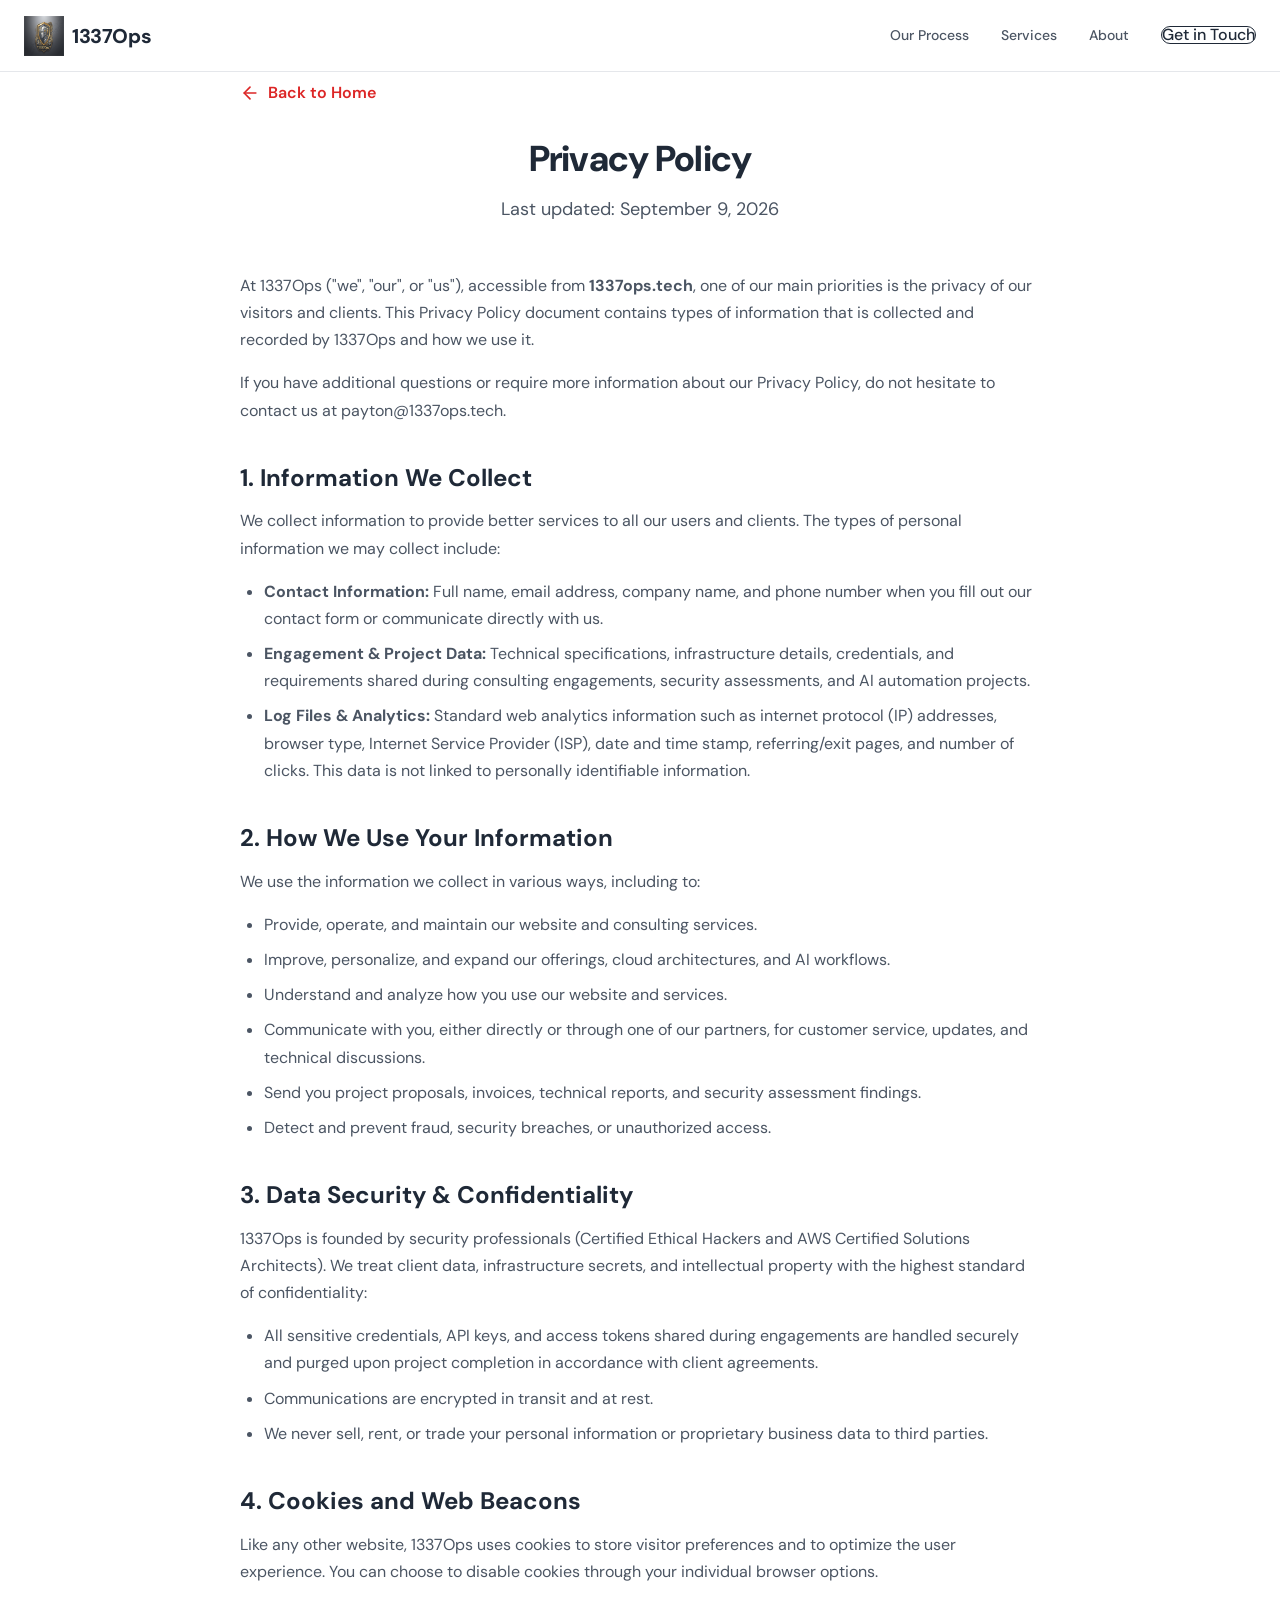
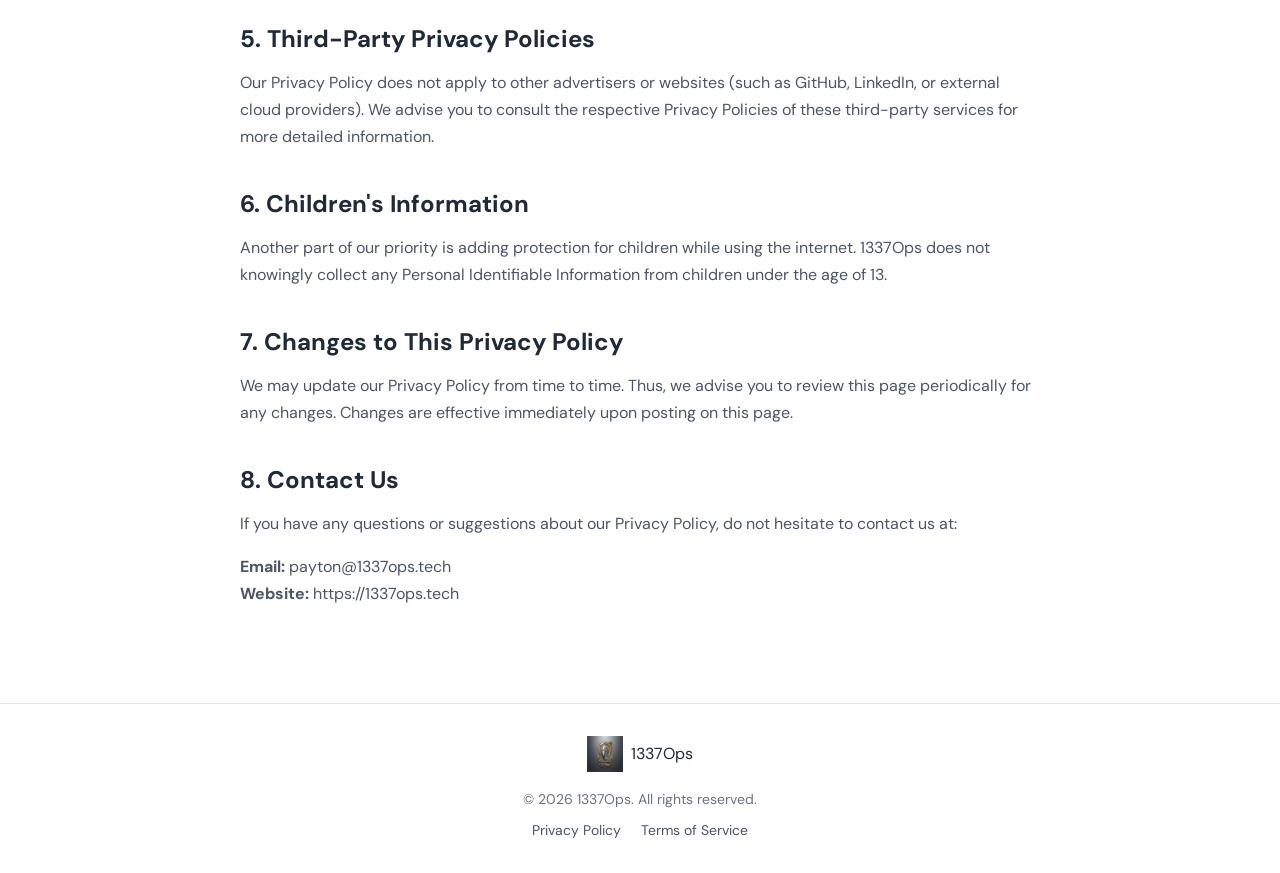
<file: privacy.html>
<!DOCTYPE html>
<html lang="en">
<head>
    <meta charset="UTF-8">
    <meta name="viewport" content="width=device-width, initial-scale=1.0">
    <title>Privacy Policy - 1337Ops</title>
    <meta name="description" content="Privacy Policy for 1337Ops — AI automation, cloud architecture, and security services. Learn how we handle your data with enterprise-grade security and transparency.">
    <meta name="robots" content="index, follow">
    <link rel="icon" type="image/svg+xml" href="favicon.svg">
    <link rel="icon" type="image/x-icon" href="favicon.ico">
    <link rel="preconnect" href="https://fonts.googleapis.com">
    <link rel="preconnect" href="https://fonts.gstatic.com" crossorigin>
    <link href="https://fonts.googleapis.com/css2?family=DM+Sans:wght@400;500;600;700;800&display=swap" rel="stylesheet">
    <link rel="stylesheet" href="style.css">
    <style>
        .legal-page {
            padding: var(--space-20) 0;
            max-width: 800px;
            margin: 0 auto;
        }
        .legal-header {
            margin-bottom: var(--space-12);
            text-align: center;
        }
        .legal-title {
            font-size: var(--text-4xl);
            font-weight: 800;
            margin-bottom: var(--space-4);
            letter-spacing: -0.02em;
        }
        .legal-subtitle {
            color: var(--foreground-muted);
            font-size: var(--text-lg);
        }
        .legal-content h2 {
            font-size: var(--text-2xl);
            font-weight: 700;
            margin-top: var(--space-10);
            margin-bottom: var(--space-4);
            color: var(--foreground);
        }
        .legal-content h3 {
            font-size: var(--text-xl);
            font-weight: 600;
            margin-top: var(--space-6);
            margin-bottom: var(--space-2);
        }
        .legal-content p, .legal-content ul {
            margin-bottom: var(--space-4);
            color: var(--foreground-muted);
            line-height: 1.7;
        }
        .legal-content ul {
            padding-left: var(--space-6);
        }
        .legal-content li {
            margin-bottom: var(--space-2);
        }
        .back-link {
            display: inline-flex;
            align-items: center;
            gap: var(--space-2);
            margin-bottom: var(--space-8);
            color: var(--color-primary);
            font-weight: 600;
            text-decoration: none;
        }
        .back-link:hover {
            text-decoration: underline;
        }
    </style>
</head>
<body>
    <a href="#main-content" class="skip-link">Skip to main content</a>
    <div id="root">
        <header class="site-header" role="banner">
            <div class="container header-inner">
                <a href="index.html" class="logo" aria-label="1337Ops - Home">
                    <img src="logo-header.png" alt="" class="logo-mark" aria-hidden="true">
                    <span class="logo-text">1337Ops</span>
                </a>
                <nav class="header-nav" aria-label="Main navigation">
                    <a href="index.html#process" class="nav-link">Our Process</a>
                    <a href="index.html#services" class="nav-link">Services</a>
                    <a href="index.html#about" class="nav-link">About</a>
                    <a href="index.html#contact" class="btn btn-outline header-cta">Get in Touch</a>
                </nav>
            </div>
        </header>

        <main id="main-content">
            <div class="container legal-page">
                <a href="index.html" class="back-link">
                    <svg width="20" height="20" viewBox="0 0 24 24" fill="none" stroke="currentColor" stroke-width="2" stroke-linecap="round" stroke-linejoin="round" aria-hidden="true">
                        <path d="M19 12H5"></path>
                        <path d="m12 19-7-7 7-7"></path>
                    </svg>
                    Back to Home
                </a>

                <div class="legal-header">
                    <h1 class="legal-title">Privacy Policy</h1>
                    <p class="legal-subtitle">Last updated: September 9, 2026</p>
                </div>

                <div class="legal-content">
                    <p>At 1337Ops ("we", "our", or "us"), accessible from <strong>1337ops.tech</strong>, one of our main priorities is the privacy of our visitors and clients. This Privacy Policy document contains types of information that is collected and recorded by 1337Ops and how we use it.</p>

                    <p>If you have additional questions or require more information about our Privacy Policy, do not hesitate to contact us at <a href="mailto:payton@1337ops.tech">payton@1337ops.tech</a>.</p>

                    <h2>1. Information We Collect</h2>
                    <p>We collect information to provide better services to all our users and clients. The types of personal information we may collect include:</p>
                    <ul>
                        <li><strong>Contact Information:</strong> Full name, email address, company name, and phone number when you fill out our contact form or communicate directly with us.</li>
                        <li><strong>Engagement & Project Data:</strong> Technical specifications, infrastructure details, credentials, and requirements shared during consulting engagements, security assessments, and AI automation projects.</li>
                        <li><strong>Log Files & Analytics:</strong> Standard web analytics information such as internet protocol (IP) addresses, browser type, Internet Service Provider (ISP), date and time stamp, referring/exit pages, and number of clicks. This data is not linked to personally identifiable information.</li>
                    </ul>

                    <h2>2. How We Use Your Information</h2>
                    <p>We use the information we collect in various ways, including to:</p>
                    <ul>
                        <li>Provide, operate, and maintain our website and consulting services.</li>
                        <li>Improve, personalize, and expand our offerings, cloud architectures, and AI workflows.</li>
                        <li>Understand and analyze how you use our website and services.</li>
                        <li>Communicate with you, either directly or through one of our partners, for customer service, updates, and technical discussions.</li>
                        <li>Send you project proposals, invoices, technical reports, and security assessment findings.</li>
                        <li>Detect and prevent fraud, security breaches, or unauthorized access.</li>
                    </ul>

                    <h2>3. Data Security & Confidentiality</h2>
                    <p>1337Ops is founded by security professionals (Certified Ethical Hackers and AWS Certified Solutions Architects). We treat client data, infrastructure secrets, and intellectual property with the highest standard of confidentiality:</p>
                    <ul>
                        <li>All sensitive credentials, API keys, and access tokens shared during engagements are handled securely and purged upon project completion in accordance with client agreements.</li>
                        <li>Communications are encrypted in transit and at rest.</li>
                        <li>We never sell, rent, or trade your personal information or proprietary business data to third parties.</li>
                    </ul>

                    <h2>4. Cookies and Web Beacons</h2>
                    <p>Like any other website, 1337Ops uses cookies to store visitor preferences and to optimize the user experience. You can choose to disable cookies through your individual browser options.</p>

                    <h2>5. Third-Party Privacy Policies</h2>
                    <p>Our Privacy Policy does not apply to other advertisers or websites (such as GitHub, LinkedIn, or external cloud providers). We advise you to consult the respective Privacy Policies of these third-party services for more detailed information.</p>

                    <h2>6. Children's Information</h2>
                    <p>Another part of our priority is adding protection for children while using the internet. 1337Ops does not knowingly collect any Personal Identifiable Information from children under the age of 13.</p>

                    <h2>7. Changes to This Privacy Policy</h2>
                    <p>We may update our Privacy Policy from time to time. Thus, we advise you to review this page periodically for any changes. Changes are effective immediately upon posting on this page.</p>

                    <h2>8. Contact Us</h2>
                    <p>If you have any questions or suggestions about our Privacy Policy, do not hesitate to contact us at:</p>
                    <p><strong>Email:</strong> <a href="mailto:payton@1337ops.tech">payton@1337ops.tech</a><br>
                    <strong>Website:</strong> <a href="https://1337ops.tech">https://1337ops.tech</a></p>
                </div>
            </div>
        </main>

        <footer class="site-footer" role="contentinfo">
            <div class="container footer-inner">
                <div class="footer-brand">
                    <img src="logo-medium.png" alt="" class="footer-logo" aria-hidden="true">
                    <span>1337Ops</span>
                </div>
                <p class="copyright" style="margin-bottom: var(--space-2);">© 2026 1337Ops. All rights reserved.</p>
                <div style="text-align: center; font-size: var(--text-sm);">
                    <a href="privacy.html" style="color: var(--foreground-muted); margin-right: var(--space-4); text-decoration: none;">Privacy Policy</a>
                    <a href="terms.html" style="color: var(--foreground-muted); text-decoration: none;">Terms of Service</a>
                </div>
            </div>
        </footer>
    </div>
    <script src="script.js"></script>
</body>
</html>
</file>
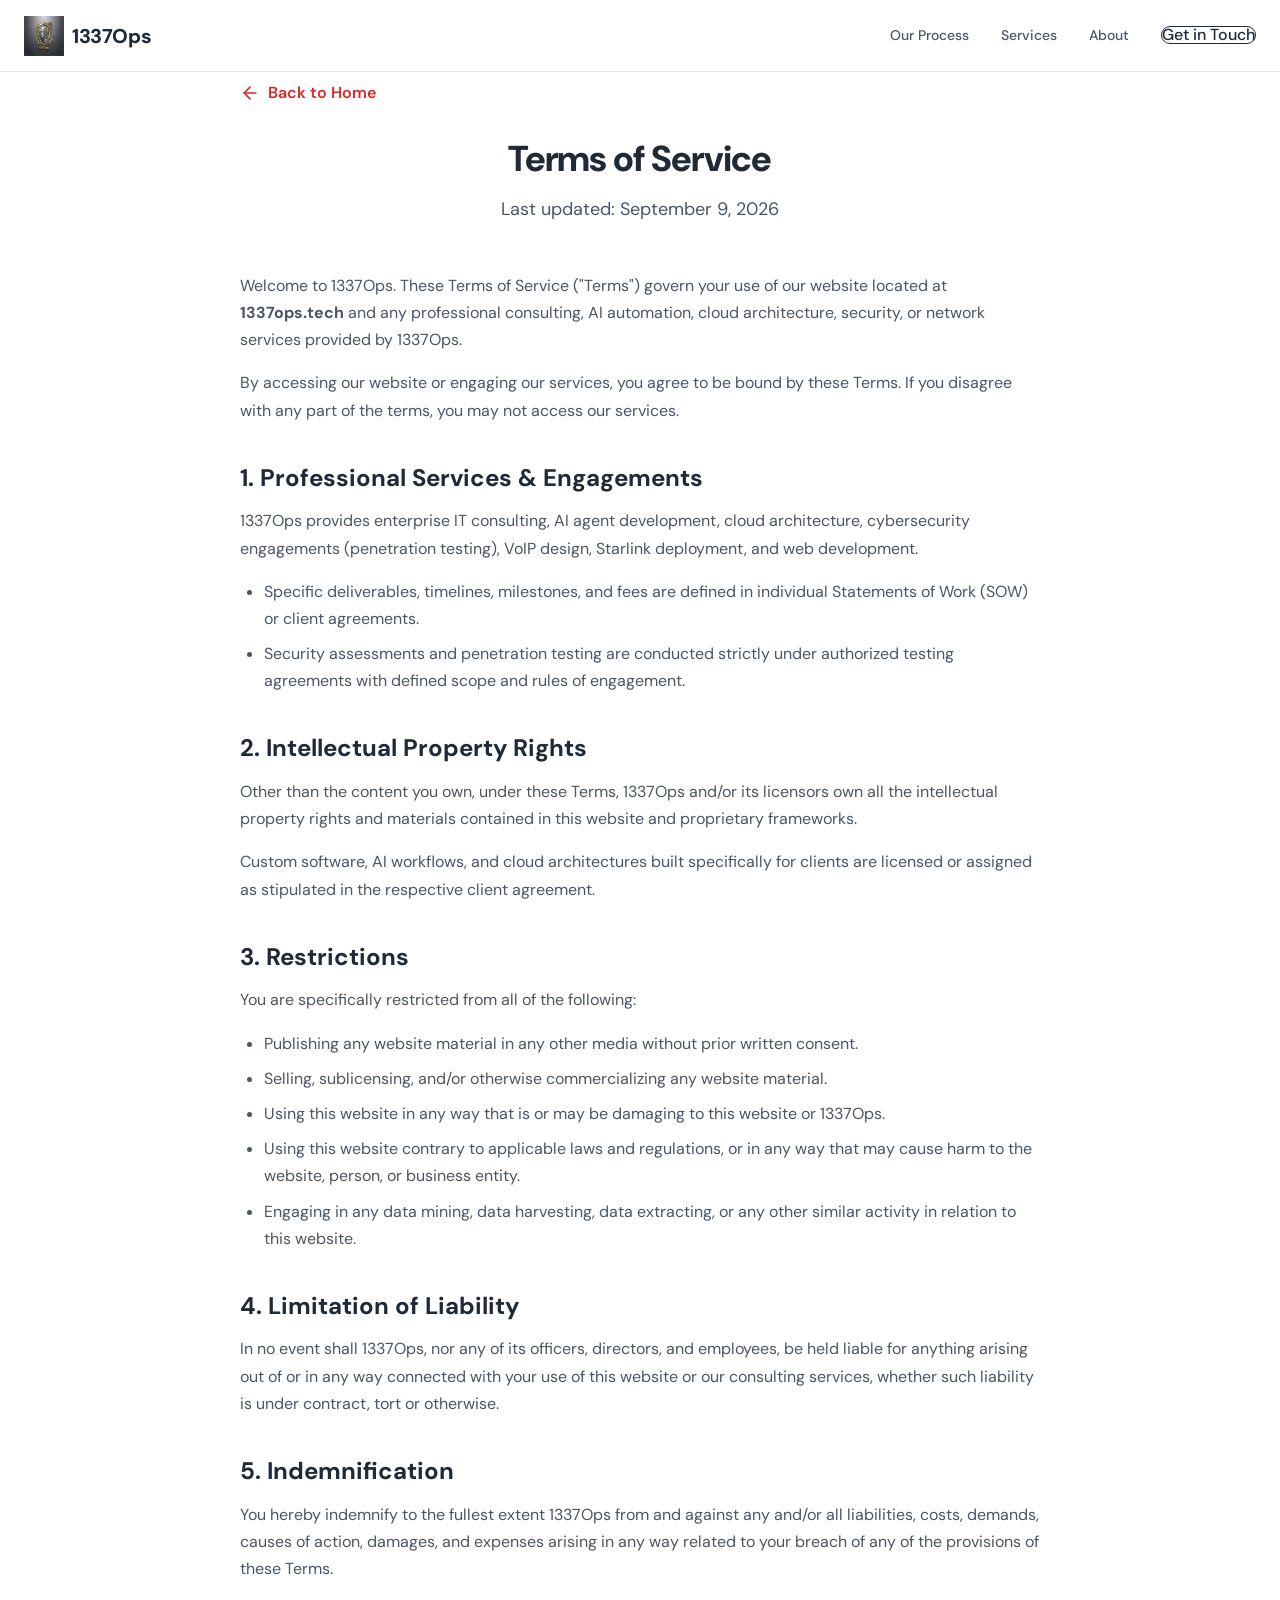
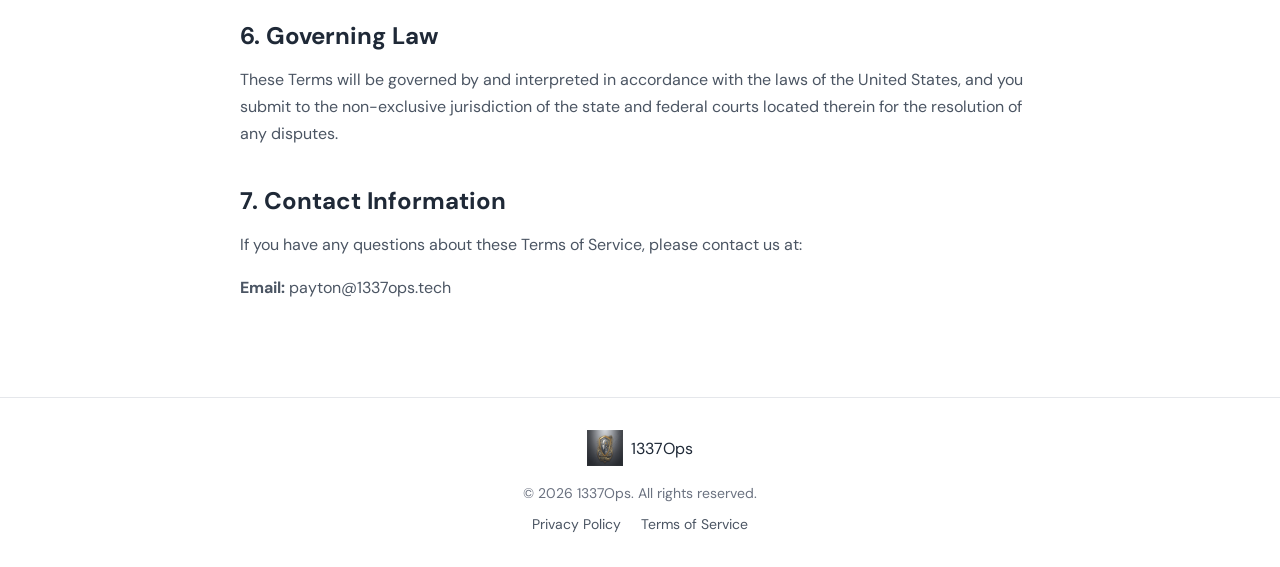
<file: terms.html>
<!DOCTYPE html>
<html lang="en">
<head>
    <meta charset="UTF-8">
    <meta name="viewport" content="width=device-width, initial-scale=1.0">
    <title>Terms of Service - 1337Ops</title>
    <meta name="description" content="Terms of Service for 1337Ops — governing consulting engagements, AI automation, cloud architecture, and web services.">
    <meta name="robots" content="index, follow">
    <link rel="icon" type="image/svg+xml" href="favicon.svg">
    <link rel="icon" type="image/x-icon" href="favicon.ico">
    <link rel="preconnect" href="https://fonts.googleapis.com">
    <link rel="preconnect" href="https://fonts.gstatic.com" crossorigin>
    <link href="https://fonts.googleapis.com/css2?family=DM+Sans:wght@400;500;600;700;800&display=swap" rel="stylesheet">
    <link rel="stylesheet" href="style.css">
    <style>
        .legal-page {
            padding: var(--space-20) 0;
            max-width: 800px;
            margin: 0 auto;
        }
        .legal-header {
            margin-bottom: var(--space-12);
            text-align: center;
        }
        .legal-title {
            font-size: var(--text-4xl);
            font-weight: 800;
            margin-bottom: var(--space-4);
            letter-spacing: -0.02em;
        }
        .legal-subtitle {
            color: var(--foreground-muted);
            font-size: var(--text-lg);
        }
        .legal-content h2 {
            font-size: var(--text-2xl);
            font-weight: 700;
            margin-top: var(--space-10);
            margin-bottom: var(--space-4);
            color: var(--foreground);
        }
        .legal-content h3 {
            font-size: var(--text-xl);
            font-weight: 600;
            margin-top: var(--space-6);
            margin-bottom: var(--space-2);
        }
        .legal-content p, .legal-content ul {
            margin-bottom: var(--space-4);
            color: var(--foreground-muted);
            line-height: 1.7;
        }
        .legal-content ul {
            padding-left: var(--space-6);
        }
        .legal-content li {
            margin-bottom: var(--space-2);
        }
        .back-link {
            display: inline-flex;
            align-items: center;
            gap: var(--space-2);
            margin-bottom: var(--space-8);
            color: var(--color-primary);
            font-weight: 600;
            text-decoration: none;
        }
        .back-link:hover {
            text-decoration: underline;
        }
    </style>
</head>
<body>
    <a href="#main-content" class="skip-link">Skip to main content</a>
    <div id="root">
        <header class="site-header" role="banner">
            <div class="container header-inner">
                <a href="index.html" class="logo" aria-label="1337Ops - Home">
                    <img src="logo-header.png" alt="" class="logo-mark" aria-hidden="true">
                    <span class="logo-text">1337Ops</span>
                </a>
                <nav class="header-nav" aria-label="Main navigation">
                    <a href="index.html#process" class="nav-link">Our Process</a>
                    <a href="index.html#services" class="nav-link">Services</a>
                    <a href="index.html#about" class="nav-link">About</a>
                    <a href="index.html#contact" class="btn btn-outline header-cta">Get in Touch</a>
                </nav>
            </div>
        </header>

        <main id="main-content">
            <div class="container legal-page">
                <a href="index.html" class="back-link">
                    <svg width="20" height="20" viewBox="0 0 24 24" fill="none" stroke="currentColor" stroke-width="2" stroke-linecap="round" stroke-linejoin="round" aria-hidden="true">
                        <path d="M19 12H5"></path>
                        <path d="m12 19-7-7 7-7"></path>
                    </svg>
                    Back to Home
                </a>

                <div class="legal-header">
                    <h1 class="legal-title">Terms of Service</h1>
                    <p class="legal-subtitle">Last updated: September 9, 2026</p>
                </div>

                <div class="legal-content">
                    <p>Welcome to 1337Ops. These Terms of Service ("Terms") govern your use of our website located at <strong>1337ops.tech</strong> and any professional consulting, AI automation, cloud architecture, security, or network services provided by 1337Ops.</p>

                    <p>By accessing our website or engaging our services, you agree to be bound by these Terms. If you disagree with any part of the terms, you may not access our services.</p>

                    <h2>1. Professional Services & Engagements</h2>
                    <p>1337Ops provides enterprise IT consulting, AI agent development, cloud architecture, cybersecurity engagements (penetration testing), VoIP design, Starlink deployment, and web development.</p>
                    <ul>
                        <li>Specific deliverables, timelines, milestones, and fees are defined in individual Statements of Work (SOW) or client agreements.</li>
                        <li>Security assessments and penetration testing are conducted strictly under authorized testing agreements with defined scope and rules of engagement.</li>
                    </ul>

                    <h2>2. Intellectual Property Rights</h2>
                    <p>Other than the content you own, under these Terms, 1337Ops and/or its licensors own all the intellectual property rights and materials contained in this website and proprietary frameworks.</p>
                    <p>Custom software, AI workflows, and cloud architectures built specifically for clients are licensed or assigned as stipulated in the respective client agreement.</p>

                    <h2>3. Restrictions</h2>
                    <p>You are specifically restricted from all of the following:</p>
                    <ul>
                        <li>Publishing any website material in any other media without prior written consent.</li>
                        <li>Selling, sublicensing, and/or otherwise commercializing any website material.</li>
                        <li>Using this website in any way that is or may be damaging to this website or 1337Ops.</li>
                        <li>Using this website contrary to applicable laws and regulations, or in any way that may cause harm to the website, person, or business entity.</li>
                        <li>Engaging in any data mining, data harvesting, data extracting, or any other similar activity in relation to this website.</li>
                    </ul>

                    <h2>4. Limitation of Liability</h2>
                    <p>In no event shall 1337Ops, nor any of its officers, directors, and employees, be held liable for anything arising out of or in any way connected with your use of this website or our consulting services, whether such liability is under contract, tort or otherwise.</p>

                    <h2>5. Indemnification</h2>
                    <p>You hereby indemnify to the fullest extent 1337Ops from and against any and/or all liabilities, costs, demands, causes of action, damages, and expenses arising in any way related to your breach of any of the provisions of these Terms.</p>

                    <h2>6. Governing Law</h2>
                    <p>These Terms will be governed by and interpreted in accordance with the laws of the United States, and you submit to the non-exclusive jurisdiction of the state and federal courts located therein for the resolution of any disputes.</p>

                    <h2>7. Contact Information</h2>
                    <p>If you have any questions about these Terms of Service, please contact us at:</p>
                    <p><strong>Email:</strong> <a href="mailto:payton@1337ops.tech">payton@1337ops.tech</a></p>
                </div>
            </div>
        </main>

        <footer class="site-footer" role="contentinfo">
            <div class="container footer-inner">
                <div class="footer-brand">
                    <img src="logo-medium.png" alt="" class="footer-logo" aria-hidden="true">
                    <span>1337Ops</span>
                </div>
                <p class="copyright" style="margin-bottom: var(--space-2);">© 2026 1337Ops. All rights reserved.</p>
                <div style="text-align: center; font-size: var(--text-sm);">
                    <a href="privacy.html" style="color: var(--foreground-muted); margin-right: var(--space-4); text-decoration: none;">Privacy Policy</a>
                    <a href="terms.html" style="color: var(--foreground-muted); text-decoration: none;">Terms of Service</a>
                </div>
            </div>
        </footer>
    </div>
    <script src="script.js"></script>
</body>
</html>
</file>
<file: style.css>
/* ========================================================= */
/*  1337Ops - Business Website                               */
/*  Design System inspired by Uppit AI                       */
/* ========================================================= */

/* --- CSS Custom Properties (Design Tokens) --- */
:root {
    /* Color Palette - Gentle Red & Yellow Style on Plain White */
    --color-primary: #DC2626;        /* Gentle/warm red primary */
    --color-primary-hover: #B91C1C;  /* Darker red hover */
    --color-primary-light: #FEF2F2;  /* Light red tint */
    --color-primary-glow: rgba(220, 38, 38, 0.15);

    /* Secondary / Accent - Gentle Yellow / Amber */
    --color-secondary: #D97706;      /* Warm amber/yellow */
    --color-secondary-light: #FEF3C7;/* Light yellow tint */

    /* Semantic Colors - Plain White Background with Gentle Red & Yellow accents */
    --background: #FFFFFF;
    --background-alt: #FFFBFB;
    --background-muted: #FEF2F2;
    --foreground: #1F2937;
    --foreground-muted: #4B5563;
    --foreground-subtle: #6B7280;
    --border: #E5E7EB;
    --border-strong: #D1D5DB;
    --card-bg: #FFFFFF;
    --card-border: #E5E7EB;
    --card-hover-border: rgba(220, 38, 38, 0.3);

    /* Gradient Text - Red to Warm Yellow/Amber */
    --gradient-primary: linear-gradient(135deg, #DC2626 0%, #EA580C 50%, #D97706 100%);

    /* Focus Ring */
    --focus-ring: 0 0 0 3px rgba(220, 38, 38, 0.3);
    --focus-ring-error: 0 0 0 3px rgba(220, 38, 38, 0.4);

    /* Typography */
    --font-sans: 'DM Sans', -apple-system, BlinkMacSystemFont, 'Segoe UI', Roboto, sans-serif;
    --font-mono: ui-monospace, SFMono-Regular, 'SF Mono', Menlo, monospace;

    /* Type Scale */
    --text-xs: 0.75rem;      /* 12px */
    --text-sm: 0.875rem;     /* 14px */
    --text-base: 1rem;       /* 16px */
    --text-lg: 1.125rem;     /* 18px */
    --text-xl: 1.25rem;      /* 20px */
    --text-2xl: 1.5rem;      /* 24px */
    --text-3xl: 1.875rem;    /* 30px */
    --text-4xl: 2.25rem;     /* 36px */
    --text-5xl: 3rem;        /* 48px */
    --text-6xl: 3.75rem;     /* 60px */
    --text-7xl: 4.5rem;      /* 72px */

    /* Spacing */
    --space-1: 0.25rem;
    --space-2: 0.5rem;
    --space-3: 0.75rem;
    --space-4: 1rem;
    --space-5: 1.25rem;
    --space-6: 1.5rem;
    --space-8: 2rem;
    --space-10: 2.5rem;
    --space-12: 3rem;
    --space-16: 4rem;
    --space-20: 5rem;
    --space-24: 6rem;

    /* Border Radius */
    --radius-sm: 0.375rem;
    --radius-md: 0.5rem;
    --radius-lg: 0.75rem;
    --radius-xl: 1rem;
    --radius-2xl: 1.5rem;
    --radius-full: 9999px;

    /* Shadows */
    --shadow-sm: 0 1px 2px rgba(15, 23, 42, 0.05);
    --shadow-md: 0 4px 6px -1px rgba(15, 23, 42, 0.1), 0 2px 4px -2px rgba(15, 23, 42, 0.1);
    --shadow-lg: 0 10px 15px -3px rgba(15, 23, 42, 0.1), 0 4px 6px -4px rgba(15, 23, 42, 0.1);
    --shadow-xl: 0 20px 25px -5px rgba(15, 23, 42, 0.1), 0 8px 10px -6px rgba(15, 23, 42, 0.1);
    --shadow-soft: 0 2px 8px rgba(15, 23, 42, 0.08);
    --shadow-hover: 0 8px 24px rgba(15, 23, 42, 0.12);

    /* Transitions */
    --transition-fast: 150ms ease;
    --transition-base: 250ms ease;
    --transition-slow: 350ms ease;

    /* Container */
    --container-max: 1280px;
    --container-padding: 1.5rem;

    /* Z-index */
    --z-header: 50;
    --z-modal: 100;
    --z-toast: 200;
}

/* Dark mode support - overridden to keep plain white and gentle red/yellow */
@media (prefers-color-scheme: dark) {
    :root {
        --background: #FFFFFF;
        --background-alt: #FFFBFB;
        --background-muted: #FEF2F2;
        --foreground: #1F2937;
        --foreground-muted: #4B5563;
        --foreground-subtle: #6B7280;
        --border: #E5E7EB;
        --border-strong: #D1D5DB;
        --card-bg: #FFFFFF;
        --card-border: #E5E7EB;
        --card-hover-border: rgba(220, 38, 38, 0.3);
        --focus-ring: 0 0 0 3px rgba(220, 38, 38, 0.3);
    }
}

/* ========================================================= */
/*  RESET & BASE                                             */
/* ========================================================= */
*, *::before, *::after {
    box-sizing: border-box;
    margin: 0;
    padding: 0;
}

html {
    scroll-behavior: smooth;
    scroll-padding-top: 80px;
    -webkit-font-smoothing: antialiased;
    -moz-osx-font-smoothing: grayscale;
}

@media (prefers-reduced-motion: reduce) {
    html { scroll-behavior: auto; }
    *, *::before, *::after {
        animation-duration: 0.01ms !important;
        animation-iteration-count: 1 !important;
        transition-duration: 0.01ms !important;
    }
}

body {
    font-family: var(--font-sans);
    background-color: var(--background);
    color: var(--foreground);
    line-height: 1.6;
    font-size: var(--text-base);
    font-weight: 400;
    min-height: 100vh;
}

img, svg, video, canvas {
    display: block;
    max-width: 100%;
    height: auto;
}

a {
    color: inherit;
    text-decoration: none;
}

button {
    font-family: inherit;
    font-size: inherit;
    background: none;
    border: none;
    cursor: pointer;
}

input, textarea, select {
    font-family: inherit;
    font-size: inherit;
    color: inherit;
}

h1, h2, h3, h4, h5, h6 {
    font-family: var(--font-sans);
    font-weight: 700;
    line-height: 1.15;
    color: var(--foreground);
}

::selection {
    background: var(--color-primary-light);
    color: var(--color-primary);
}

:focus-visible {
    outline: none;
    box-shadow: var(--focus-ring);
    border-radius: var(--radius-sm);
}

/* Skip Link - Accessibility */
.skip-link {
    position: absolute;
    top: -100%;
    left: 50%;
    transform: translateX(-50%);
    z-index: var(--z-toast);
    padding: var(--space-3) var(--space-6);
    background: var(--foreground);
    color: var(--background);
    font-weight: 600;
    font-size: var(--text-sm);
    border-radius: var(--radius-lg);
    white-space: nowrap;
    transition: top var(--transition-fast);
}

.skip-link:focus {
    top: var(--space-4);
}

/* ========================================================= */
/*  UTILITY CLASSES                                          */
/* ========================================================= */
.container {
    width: 100%;
    max-width: var(--container-max);
    margin: 0 auto;
    padding: 0 var(--container-padding);
}

.sr-only {
    position: absolute;
    width: 1px;
    height: 1px;
    padding: 0;
    margin: -1px;
    overflow: hidden;
    clip: rect(0, 0, 0, 0);
    white-space: nowrap;
    border: 0;
}

/* Gradient Text Utility */
.gradient-text {
    background: var(--gradient-primary);
    background-size: 200% auto;
    -webkit-background-clip: text;
    -webkit-text-fill-color: transparent;
    background-clip: text;
    animation: gradient-shift 3s ease-in-out infinite;
}

@media (prefers-reduced-motion: reduce) {
    .gradient-text {
        animation: none;
        background-position: 0% center;
    }
}

@keyframes gradient-shift {
    0%, 100% { background-position: 0% center; }
    50% { background-position: 200% center; }
}

/* ========================================================= */
/*  HEADER                                                   */
/* ========================================================= */
.site-header {
    position: fixed;
    top: 0;
    left: 0;
    right: 0;
    z-index: var(--z-header);
    height: 72px;
    background: rgba(255, 255, 255, 0.85);
    backdrop-filter: blur(12px);
    border-bottom: 1px solid var(--border);
    transition: background var(--transition-base), border-color var(--transition-base);
}

@media (prefers-color-scheme: dark) {
    .site-header {
        background: rgba(255, 255, 255, 0.9);
    }
}

.header-inner {
    display: flex;
    align-items: center;
    justify-content: space-between;
    height: 100%;
}

.logo {
    display: flex;
    align-items: center;
    gap: var(--space-2);
    font-weight: 800;
    font-size: var(--text-xl);
    color: var(--foreground);
    transition: opacity var(--transition-fast);
}

.logo:hover { opacity: 0.8; }

.logo:focus-visible {
    opacity: 0.8;
    outline: none;
    box-shadow: var(--focus-ring);
    border-radius: var(--radius-sm);
}

.logo-mark {
    height: 40px;
    width: auto;
    color: var(--color-primary);
    flex-shrink: 0;
}

.logo-text { letter-spacing: -0.02em; }

.header-nav {
    display: none;
    align-items: center;
    gap: var(--space-8);
}

@media (min-width: 768px) {
    .header-nav { display: flex; }
}

.nav-link {
    font-weight: 500;
    font-size: var(--text-sm);
    color: var(--foreground-muted);
    transition: color var(--transition-fast);
    position: relative;
}

.nav-link::after {
    content: '';
    position: absolute;
    bottom: -4px;
    left: 0;
    width: 0;
    height: 2px;
    background: var(--color-primary);
    transition: width var(--transition-base);
}

.nav-link:hover {
    color: var(--foreground);
}

.nav-link:hover::after { width: 100%; }

.nav-link:focus-visible {
    color: var(--foreground);
    outline: none;
    box-shadow: var(--focus-ring);
    border-radius: var(--radius-sm);
}

.nav-link:focus-visible::after { width: 100%; }

.header-cta { display: none; }

@media (min-width: 768px) {
    .header-cta { display: inline-flex; }
}

.mobile-menu-btn {
    display: flex;
    align-items: center;
    justify-content: center;
    width: 44px;
    height: 44px;
    border-radius: var(--radius-lg);
    color: var(--foreground-muted);
    transition: background var(--transition-fast), color var(--transition-fast);
}

.mobile-menu-btn:hover {
    background: var(--background-muted);
    color: var(--foreground);
}

.mobile-menu-btn:focus-visible {
    outline: none;
    box-shadow: var(--focus-ring);
}

@media (min-width: 768px) {
    .mobile-menu-btn { display: none; }
}

/* Mobile Menu */
.mobile-menu {
    position: fixed;
    inset: 0;
    z-index: calc(var(--z-header) - 1);
    display: flex;
    flex-direction: column;
    align-items: center;
    justify-content: center;
    gap: var(--space-6);
    background: var(--background);
    padding: var(--space-8);
    transform: translateX(100%);
    transition: transform var(--transition-slow);
}

.mobile-menu-header {
    display: flex;
    justify-content: flex-end;
    width: 100%;
    max-width: 320px;
    padding-bottom: var(--space-4);
    border-bottom: 1px solid var(--border);
}

.mobile-menu-close {
    display: flex;
    align-items: center;
    justify-content: center;
    width: 44px;
    height: 44px;
    border-radius: var(--radius-lg);
    color: var(--foreground-muted);
    transition: background var(--transition-fast), color var(--transition-fast);
}

.mobile-menu-close:hover {
    background: var(--background-muted);
    color: var(--foreground);
}

.mobile-menu-close:focus-visible {
    outline: none;
    box-shadow: var(--focus-ring);
}

.mobile-menu:not([hidden]) {
    transform: translateX(0);
}

.mobile-menu nav {
    display: flex;
    flex-direction: column;
    align-items: center;
    gap: var(--space-4);
    width: 100%;
    max-width: 320px;
    margin-top: var(--space-4);
}

.mobile-menu a {
    width: 100%;
    font-weight: 600;
    font-size: var(--text-2xl);
    text-align: center;
    padding: var(--space-3) 0;
    color: var(--foreground);
    border-bottom: 1px solid var(--border);
    transition: color var(--transition-fast);
}

.mobile-menu a:last-child { border-bottom: none; }

.mobile-menu a:hover { color: var(--color-primary); }

.mobile-menu a:focus-visible {
    outline: none;
    box-shadow: var(--focus-ring);
    border-radius: var(--radius-sm);
}

.mobile-menu .btn { width: 100%; justify-content: center; }

/* ========================================================= */
/*  BUTTONS                                                  */
/* ========================================================= */
.btn {
    display: inline-flex;
    align-items: center;
    justify-content: center;
    gap: var(--space-2);
    font-weight: 500;
    line-height: 1;
    border-radius: var(--radius-lg);
    white-space: nowrap;
    transition: all var(--transition-base);
    position: relative;
}

.btn svg { flex-shrink: 0; transition: transform var(--transition-base); }

/* Primary - Solid Blue */
.btn-primary {
    background: var(--color-primary);
    color: white;
    box-shadow: var(--shadow-soft);
}

.btn-primary:hover {
    background: var(--color-primary-hover);
    box-shadow: var(--shadow-hover);
    transform: translateY(-2px);
}

.btn-primary:active { transform: translateY(0); }

.btn-primary:focus-visible {
    box-shadow: var(--focus-ring), var(--shadow-hover);
    transform: translateY(-2px);
}

.btn-primary:hover svg { transform: translateX(3px); }

/* Outline - White/Transparent with Border */
.btn-outline {
    background: var(--background);
    color: var(--foreground);
    border: 1px solid var(--foreground);
    border-width: 1px;
}

@media (prefers-color-scheme: dark) {
    .btn-outline {
        border-color: var(--foreground);
    }
}

.btn-outline:hover {
    background: var(--foreground);
    color: var(--background);
}

.btn-outline:focus-visible {
    box-shadow: var(--focus-ring);
    background: var(--foreground);
    color: var(--background);
}

.btn-outline:hover svg { transform: translateX(3px); }

/* Sizes */
.btn-lg {
    padding: var(--space-4) var(--space-8);
    font-size: var(--text-base);
    height: 48px;
}

.btn-sm {
    padding: var(--space-2) var(--space-4);
    font-size: var(--text-sm);
    height: 36px;
}

.btn-full { width: 100%; }

/* ========================================================= */
/*  HERO SECTION                                             */
/* ========================================================= */
.hero {
    position: relative;
    display: flex;
    flex-direction: column;
    align-items: center;
    padding: 0 0 var(--space-20);
    margin-top: 72px; /* space below fixed header */
}

/* Hero Visual - Banner image above content */
.hero-visual {
    width: 100vw;
    margin-left: calc(-50vw + 50%);
    margin-right: calc(-50vw + 50%);
    max-width: 100vw;
    margin-bottom: var(--space-16);
    border-radius: 0;
    overflow: hidden;
    box-shadow: none;
    border-bottom: 1px solid var(--border);
}

.hero-banner {
    display: block;
    width: 100%;
    height: auto;
}

.hero-content {
    text-align: center;
    max-width: 800px;
    padding: 0 var(--container-padding);
}

.hero-title {
    font-size: clamp(var(--text-4xl), 5vw, var(--text-7xl));
    font-weight: 800;
    line-height: 1.05;
    letter-spacing: -0.03em;
    margin-bottom: var(--space-6);
}

.hero-title-line {
    display: block;
}

.hero-title-line:first-child {
    color: var(--foreground);
}

.hero-subtitle {
    font-size: clamp(var(--text-lg), 2vw, var(--text-xl));
    color: var(--foreground-muted);
    max-width: 640px;
    margin: 0 auto var(--space-10);
    line-height: 1.7;
}

/* Hero Stats */
.hero-stats {
    display: flex;
    flex-wrap: wrap;
    align-items: center;
    justify-content: center;
    gap: var(--space-6);
    margin-bottom: var(--space-12);
    padding: var(--space-8) 0;
    border-top: 1px solid var(--border);
    border-bottom: 1px solid var(--border);
}

.stat {
    display: flex;
    flex-direction: column;
    align-items: center;
    gap: var(--space-1);
    text-align: center;
}

.stat-value {
    font-size: clamp(var(--text-3xl), 4vw, var(--text-5xl));
    font-weight: 800;
    color: var(--foreground);
    line-height: 1;
}

.stat-label {
    font-size: var(--text-xs);
    font-weight: 500;
    text-transform: uppercase;
    letter-spacing: 0.1em;
    color: var(--foreground-subtle);
}

.stat-divider {
    width: 1px;
    height: 48px;
    background: var(--border);
}

@media (max-width: 640px) {
    .stat-divider {
        width: 48px;
        height: 1px;
    }
}

/* Hero CTA */
.hero-cta-group {
    display: flex;
    flex-wrap: wrap;
    align-items: center;
    justify-content: center;
    gap: var(--space-4);
}

/* ========================================================= */
/*  SECTION COMMON                                           */
/* ========================================================= */
section {
    position: relative;
}

.section-header {
    text-align: center;
    max-width: 720px;
    margin: 0 auto;
}

.section-badge {
    display: inline-block;
    font-weight: 500;
    font-size: var(--text-sm);
    text-transform: uppercase;
    letter-spacing: 0.1em;
    color: var(--color-primary);
    margin-bottom: var(--space-4);
}

.section-title {
    font-size: clamp(var(--text-3xl), 3.5vw, var(--text-5xl));
    font-weight: 800;
    line-height: 1.1;
    margin-bottom: var(--space-4);
    letter-spacing: -0.02em;
}

.section-subtitle {
    font-size: var(--text-lg);
    color: var(--foreground-muted);
    line-height: 1.6;
}

/* Process Section */
.process {
    padding: var(--space-24) 0;
    background: var(--background);
}

.process-grid {
    display: grid;
    grid-template-columns: 1fr;
    gap: var(--space-8);
    margin-top: var(--space-16);
    position: relative;
}

@media (min-width: 1024px) {
    .process-grid {
        grid-template-columns: repeat(3, 1fr);
        gap: var(--space-6);
    }
}

.process-card {
    position: relative;
    background: var(--card-bg);
    border: 1px solid var(--card-border);
    border-radius: var(--radius-2xl);
    padding: var(--space-8);
    transition: border-color var(--transition-base), box-shadow var(--transition-base);
}

.process-card:hover {
    border-color: var(--card-hover-border);
    box-shadow: var(--shadow-lg);
}

@media (min-width: 1024px) {
    .process-card[data-step="1"],
    .process-card[data-step="2"] {
        padding-bottom: calc(var(--space-8) + 40px);
    }
}

.process-card-connector {
    display: none;
}

@media (min-width: 1024px) {
    .process-card-connector {
        display: block;
        position: absolute;
        top: calc(var(--space-8) + 56px);
        right: calc(-50% + var(--space-3));
        width: 50%;
        height: 1px;
        background: var(--border);
        z-index: 0;
    }
}

.process-icon-wrapper {
    position: relative;
    display: inline-flex;
    margin-bottom: var(--space-6);
}

.process-icon {
    display: flex;
    align-items: center;
    justify-content: center;
    width: 56px;
    height: 56px;
    border-radius: var(--radius-full);
    background: var(--color-primary-light);
    border: 2px solid var(--color-primary);
    color: var(--color-primary);
    transition: all var(--transition-base);
}

.process-card:hover .process-icon {
    background: var(--color-primary);
    color: white;
}

.step-badge {
    position: absolute;
    top: -8px;
    right: -8px;
    font-size: var(--text-xs);
    font-weight: 800;
    color: var(--color-primary);
    background: var(--background);
    padding: var(--space-1) var(--space-2);
    border-radius: var(--radius-full);
    border: 1px solid var(--color-primary);
}

.process-title {
    font-size: var(--text-xl);
    font-weight: 700;
    margin-bottom: var(--space-2);
}

.process-tagline {
    font-size: var(--text-sm);
    font-weight: 500;
    color: var(--color-primary);
    margin-bottom: var(--space-6);
}

.process-list {
    list-style: none;
    display: flex;
    flex-direction: column;
    gap: var(--space-4);
}

.process-list li {
    display: flex;
    gap: var(--space-3);
    font-size: var(--text-sm);
    color: var(--foreground-muted);
    line-height: 1.6;
}

.process-list li > span:first-child {
    flex-shrink: 0;
    width: 6px;
    height: 6px;
    border-radius: 50%;
    background: var(--color-primary);
    opacity: 0.4;
    margin-top: 0.55em;
}

.process-cta {
    text-align: center;
    margin-top: var(--space-16);
    padding-top: var(--space-16);
    border-top: 1px solid var(--border);
}

.process-cta-text {
    color: var(--foreground-muted);
    margin-bottom: var(--space-6);
}

/* Testimonials Section */
.testimonials {
    padding: var(--space-24) 0;
    background: var(--background-alt);
}

.testimonials-grid {
    display: grid;
    grid-template-columns: 1fr;
    gap: var(--space-6);
    margin-top: var(--space-16);
}

@media (min-width: 768px) {
    .testimonials-grid {
        grid-template-columns: repeat(2, 1fr);
    }
}

@media (min-width: 1024px) {
    .testimonials-grid {
        grid-template-columns: repeat(3, 1fr);
    }
}

.testimonial-card {
    background: var(--card-bg);
    border: 1px solid var(--card-border);
    border-radius: var(--radius-2xl);
    padding: var(--space-8);
    display: flex;
    flex-direction: column;
    transition: border-color var(--transition-base), box-shadow var(--transition-base), transform var(--transition-base);
}

.testimonial-card:hover {
    border-color: var(--card-hover-border);
    box-shadow: var(--shadow-lg);
    transform: translateY(-4px);
}

.quote-icon {
    width: 32px;
    height: 32px;
    color: var(--color-primary);
    opacity: 0.25;
    margin-bottom: var(--space-4);
    flex-shrink: 0;
}

.testimonial-quote {
    font-size: var(--text-base);
    line-height: 1.7;
    color: var(--foreground);
    margin-bottom: var(--space-6);
    flex: 1;
}

.testimonial-author {
    border-top: 1px solid var(--border);
    padding-top: var(--space-4);
}

.author-name {
    font-weight: 600;
    font-size: var(--text-base);
    color: var(--foreground);
    margin-bottom: var(--space-1);
}

.author-title {
    font-size: var(--text-sm);
    color: var(--foreground-muted);
    margin-bottom: var(--space-1);
}

.author-credential {
    font-size: var(--text-sm);
    font-weight: 500;
    color: var(--color-primary);
}

/* About Section */
.about {
    padding: var(--space-24) 0;
    background: var(--background);
}

.about-grid {
    display: grid;
    grid-template-columns: 1fr;
    gap: var(--space-12);
    align-items: start;
    margin-top: var(--space-12);
}

@media (min-width: 768px) {
    .about-grid {
        grid-template-columns: 280px 1fr;
        gap: var(--space-16);
    }
}

.about-image-wrapper {
    display: flex;
    justify-content: center;
}

.about-image {
    width: 200px;
    height: 200px;
    border-radius: 50%;
    overflow: hidden;
    border: 4px solid var(--color-primary-light);
    box-shadow: var(--shadow-xl);
}

@media (min-width: 768px) {
    .about-image { width: 224px; height: 224px; }
}

.about-name {
    font-size: clamp(var(--text-2xl), 3vw, var(--text-3xl));
    font-weight: 700;
    margin-bottom: var(--space-6);
    text-align: center;
}

@media (min-width: 768px) {
    .about-name { text-align: left; }
}

.about-bio {
    display: flex;
    flex-direction: column;
    gap: var(--space-4);
    color: var(--foreground-muted);
    line-height: 1.7;
    margin-bottom: var(--space-8);
}

.about-credentials {
    display: flex;
    flex-wrap: wrap;
    gap: var(--space-2);
    margin-bottom: var(--space-8);
}

.cred-badge {
    font-size: var(--text-xs);
    font-weight: 500;
    color: var(--color-primary);
    background: var(--color-primary-light);
    padding: var(--space-1) var(--space-3);
    border-radius: var(--radius-full);
    white-space: nowrap;
}

.about-content .btn-primary { margin-top: var(--space-4); }

/* Contact Section */
.contact {
    padding: var(--space-24) 0;
    background: var(--background-alt);
}

.contact-content {
    display: grid;
    grid-template-columns: 1fr;
    gap: var(--space-12);
    max-width: 1000px;
    margin: 0 auto;
}

@media (min-width: 768px) {
    .contact-content {
        grid-template-columns: 1fr 1fr;
        align-items: start;
    }
}

.contact-info .section-header {
    text-align: left;
}

.contact-text {
    color: var(--foreground-muted);
    line-height: 1.7;
    margin: var(--space-6) 0 var(--space-8);
}

.contact-details {
    display: flex;
    flex-direction: column;
    gap: var(--space-4);
}

.contact-item {
    display: flex;
    align-items: center;
    gap: var(--space-3);
    font-size: var(--text-base);
    color: var(--foreground-muted);
    transition: color var(--transition-fast);
}

.contact-item:hover { color: var(--color-primary); }

.contact-item:focus-visible {
    color: var(--color-primary);
    outline: none;
    box-shadow: var(--focus-ring);
    border-radius: var(--radius-sm);
}

.contact-item svg {
    flex-shrink: 0;
    color: var(--color-primary);
    opacity: 0.7;
}

/* Contact Form */
.contact-form {
    background: var(--card-bg);
    border: 1px solid var(--card-border);
    border-radius: var(--radius-2xl);
    padding: var(--space-8);
}

.form-row {
    display: grid;
    grid-template-columns: 1fr;
    gap: var(--space-4);
}

@media (min-width: 640px) {
    .form-row { grid-template-columns: repeat(2, 1fr); }
}

.form-group { display: flex; flex-direction: column; gap: var(--space-2); }

.form-label {
    font-size: var(--text-sm);
    font-weight: 500;
    color: var(--foreground);
}

.form-input, .form-textarea, select.form-input {
    width: 100%;
    padding: var(--space-3) var(--space-4);
    font-size: var(--text-base);
    color: var(--foreground);
    background: var(--background);
    border: 1px solid var(--border);
    border-radius: var(--radius-lg);
    transition: border-color var(--transition-fast), box-shadow var(--transition-fast);
}

.form-input::placeholder, .form-textarea::placeholder {
    color: var(--foreground-subtle);
}

.form-input:hover, .form-textarea:hover, select.form-input:hover {
    border-color: var(--border-strong);
}

.form-input:focus, .form-textarea:focus, select.form-input:focus {
    border-color: var(--color-primary);
    box-shadow: var(--focus-ring);
    outline: none;
}

.form-textarea { min-height: 120px; resize: vertical; }

select.form-input {
    appearance: none;
    background-image: url("data:image/svg+xml,%3Csvg xmlns='http://www.w3.org/2000/svg' width='16' height='16' viewBox='0 0 24 24' fill='none' stroke='%2364748B' stroke-width='1.5' stroke-linecap='round' stroke-linejoin='round'%3E%3Cpath d='M6 9l6 6 6-6'/%3E%3C/svg%3E");
    background-repeat: no-repeat;
    background-position: right var(--space-3) center;
    padding-right: var(--space-10);
}

.form-note {
    margin-top: var(--space-4);
    font-size: var(--text-sm);
    color: var(--foreground-subtle);
    text-align: center;
}

/* Form Accessibility Enhancements */
.required-indicator {
    color: var(--color-primary);
    margin-left: var(--space-1);
}

.form-error {
    min-height: 1.25rem;
    font-size: var(--text-sm);
    color: #DC2626; /* Accessible red - meets 4.5:1 on white */
    margin-top: var(--space-1);
}

.form-input[aria-invalid="true"],
.form-textarea[aria-invalid="true"],
select.form-input[aria-invalid="true"] {
    border-color: #DC2626;
    box-shadow: 0 0 0 3px rgba(220, 38, 38, 0.15);
}

.form-input[aria-invalid="true"]:focus,
.form-textarea[aria-invalid="true"]:focus,
select.form-input[aria-invalid="true"]:focus {
    border-color: #DC2626;
    box-shadow: 0 0 0 3px rgba(220, 38, 38, 0.25);
}

#form-status {
    min-height: 1.5rem;
    font-size: var(--text-sm);
    text-align: center;
}

#form-status.success {
    color: #059669; /* Accessible green */
}

#form-status.error {
    color: #DC2626;
}

/* Footer */
.site-footer {
    padding: var(--space-8) 0;
    border-top: 1px solid var(--border);
    background: var(--background);
}

.footer-brand {
    display: flex;
    align-items: center;
    justify-content: center;
    gap: var(--space-2);
    margin-bottom: var(--space-4);
}

.footer-logo {
    height: 36px;
    width: auto;
}

.copyright {
    text-align: center;
    font-size: var(--text-sm);
    color: var(--foreground-subtle);
}

/* ========================================================= */
/*  SERVICES SECTION                                         */
/* ========================================================= */
.services {
    padding: var(--space-24) 0;
    background: var(--background);
}

.services-grid {
    display: grid;
    grid-template-columns: 1fr;
    gap: var(--space-6);
    margin-top: var(--space-16);
}

@media (min-width: 640px) {
    .services-grid {
        grid-template-columns: repeat(2, 1fr);
    }
}

@media (min-width: 1024px) {
    .services-grid {
        grid-template-columns: repeat(3, 1fr);
    }
}

.service-card {
    position: relative;
    background: var(--card-bg);
    border: 1px solid var(--card-border);
    border-radius: var(--radius-2xl);
    padding: var(--space-8);
    transition: border-color var(--transition-base), box-shadow var(--transition-base), transform var(--transition-base);
    display: flex;
    flex-direction: column;
    height: 100%;
}

.service-card:hover {
    border-color: var(--card-hover-border);
    box-shadow: var(--shadow-xl);
    transform: translateY(-8px);
}

.service-icon-wrapper {
    display: inline-flex;
    align-items: center;
    justify-content: center;
    width: 64px;
    height: 64px;
    border-radius: var(--radius-xl);
    background: var(--color-primary-light);
    border: 2px solid var(--color-primary);
    color: var(--color-primary);
    margin-bottom: var(--space-6);
    transition: all var(--transition-base);
    flex-shrink: 0;
}

.service-card:hover .service-icon-wrapper {
    background: var(--color-primary);
    color: white;
    transform: scale(1.05);
}

.service-icon {
    stroke: currentColor;
    transition: stroke var(--transition-base);
}

.service-title {
    font-size: var(--text-xl);
    font-weight: 700;
    margin-bottom: var(--space-3);
    color: var(--foreground);
}

.service-description {
    font-size: var(--text-base);
    color: var(--foreground-muted);
    line-height: 1.7;
    margin-bottom: var(--space-6);
    flex: 1;
}

.service-features {
    list-style: none;
    display: flex;
    flex-direction: column;
    gap: var(--space-3);
    padding-top: var(--space-4);
    border-top: 1px solid var(--border);
}

.service-features li {
    display: flex;
    align-items: flex-start;
    gap: var(--space-3);
    font-size: var(--text-sm);
    color: var(--foreground-muted);
    line-height: 1.5;
}

.service-features li::before {
    content: '';
    flex-shrink: 0;
    width: 6px;
    height: 6px;
    border-radius: 50%;
    background: var(--color-primary);
    opacity: 0.5;
    margin-top: 0.55em;
}

.service-card:hover .service-features li::before {
    opacity: 1;
}

/* ========================================================= */
/*  ANIMATIONS                                               */
/* ========================================================= */
@keyframes fade-in {
    from { opacity: 0; }
    to { opacity: 1; }
}

@keyframes fade-in-up {
    from { opacity: 0; transform: translateY(24px); }
    to { opacity: 1; transform: translateY(0); }
}

.animate-fade-in {
    animation: fade-in 0.6s ease forwards;
    opacity: 0;
}

.animate-fade-in-up {
    animation: fade-in-up 0.6s ease forwards;
    opacity: 0;
}

/* Scroll Reveal */
.reveal {
    opacity: 0;
    transform: translateY(24px);
    transition: opacity 0.6s ease, transform 0.6s ease;
}

.reveal.is-visible {
    opacity: 1;
    transform: translateY(0);
}

/* Stagger delays */
.reveal-delay-1 { transition-delay: 100ms; }
.reveal-delay-2 { transition-delay: 200ms; }
.reveal-delay-3 { transition-delay: 300ms; }
.reveal-delay-4 { transition-delay: 400ms; }
.reveal-delay-5 { transition-delay: 500ms; }
.reveal-delay-6 { transition-delay: 600ms; }

/* ========================================================= */
/*  RESPONSIVE                                               */
/* ========================================================= */
@media (max-width: 640px) {
    :root { --container-padding: 1rem; }
    
    .hero { padding-top: calc(72px + var(--space-6)); }
    
    .hero-visual {
        margin-bottom: var(--space-10);
        border-radius: var(--radius-xl);
    }

    .hero-stats { gap: var(--space-4); }
    
    .hero-cta-group { flex-direction: column; width: 100%; }
    .hero-cta-group .btn { width: 100%; justify-content: center; }
    
    .form-row { grid-template-columns: 1fr; }
    
    .contact-form { padding: var(--space-6); }
    
    .process-card { padding: var(--space-6); }
}

/* ========================================================= */
/*  PRINT                                                    */
/* ========================================================= */
@media print {
    .site-header, .hero-cta-group, .process-cta, .contact-form, .site-footer, .hero-visual { display: none !important; }
    .hero { min-height: auto; padding: 0; }
    body { background: white; color: black; }
    section { page-break-inside: avoid; }
}
</file>
